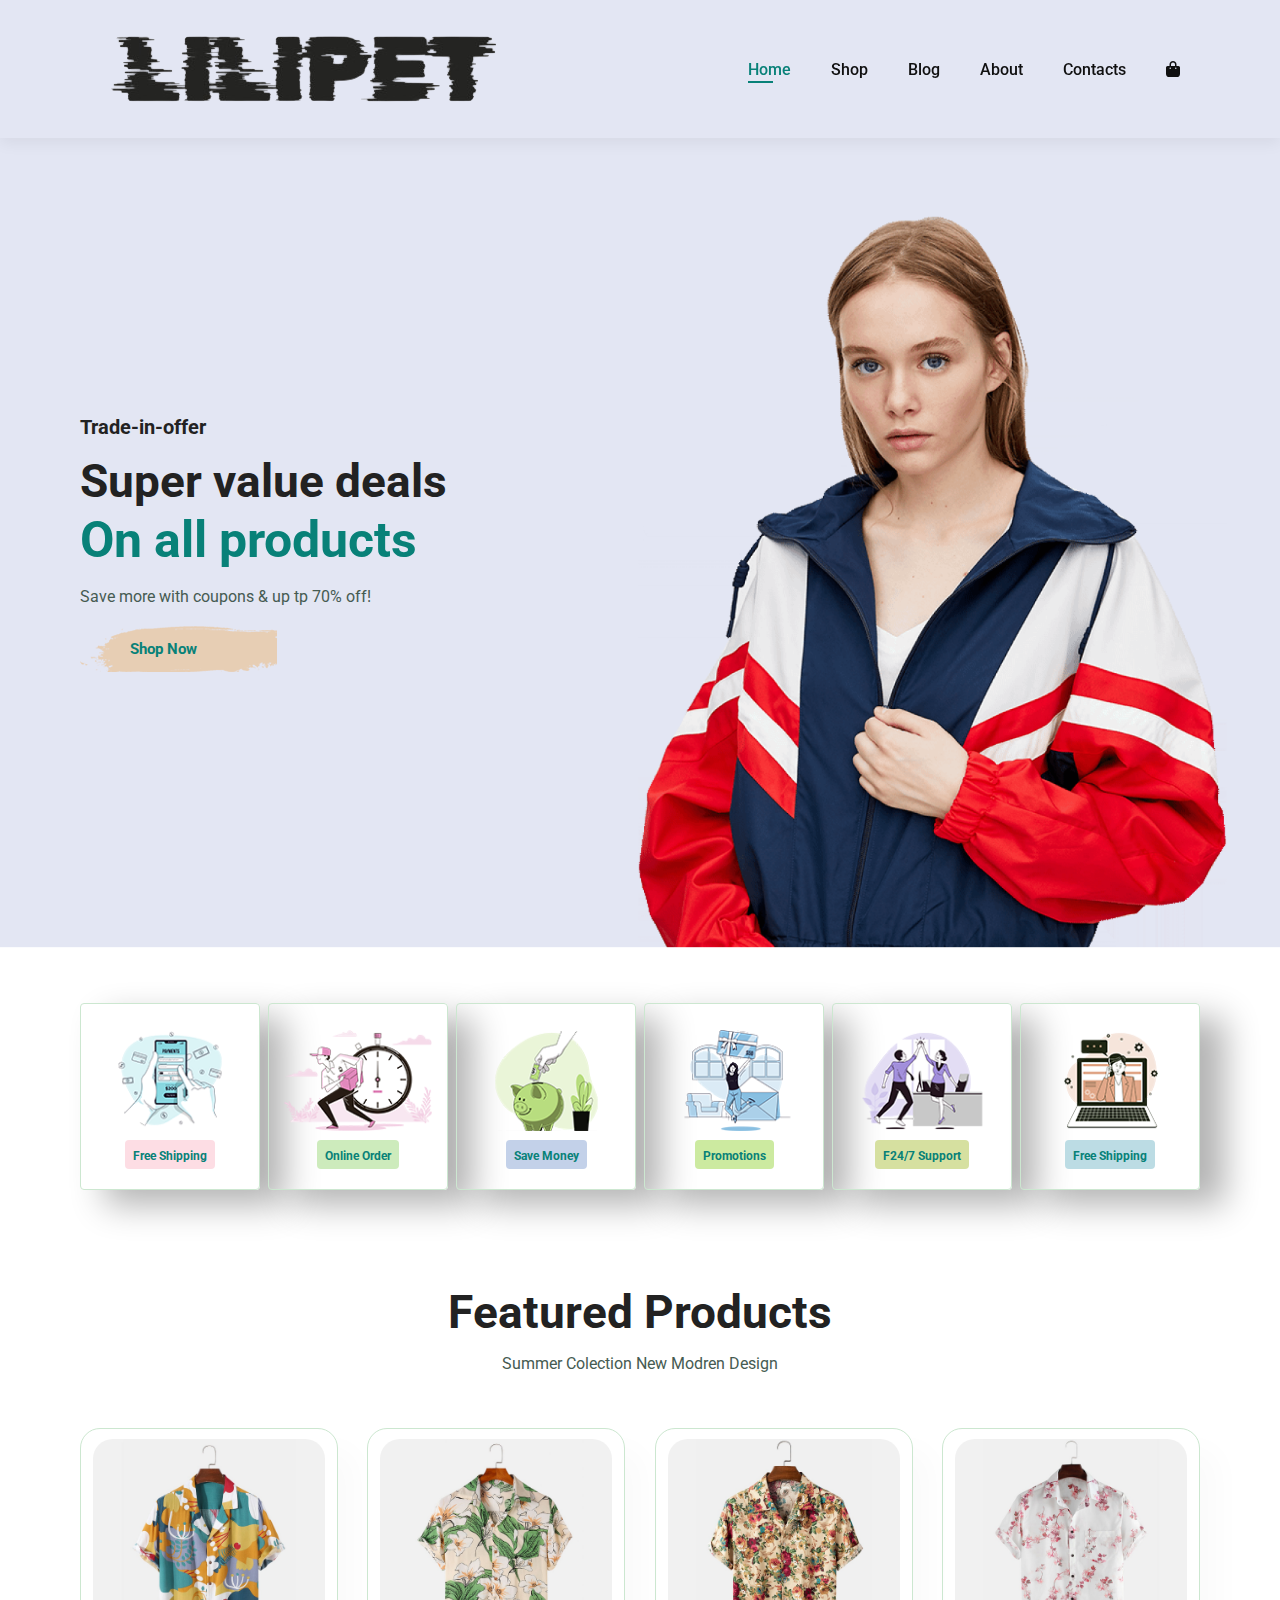
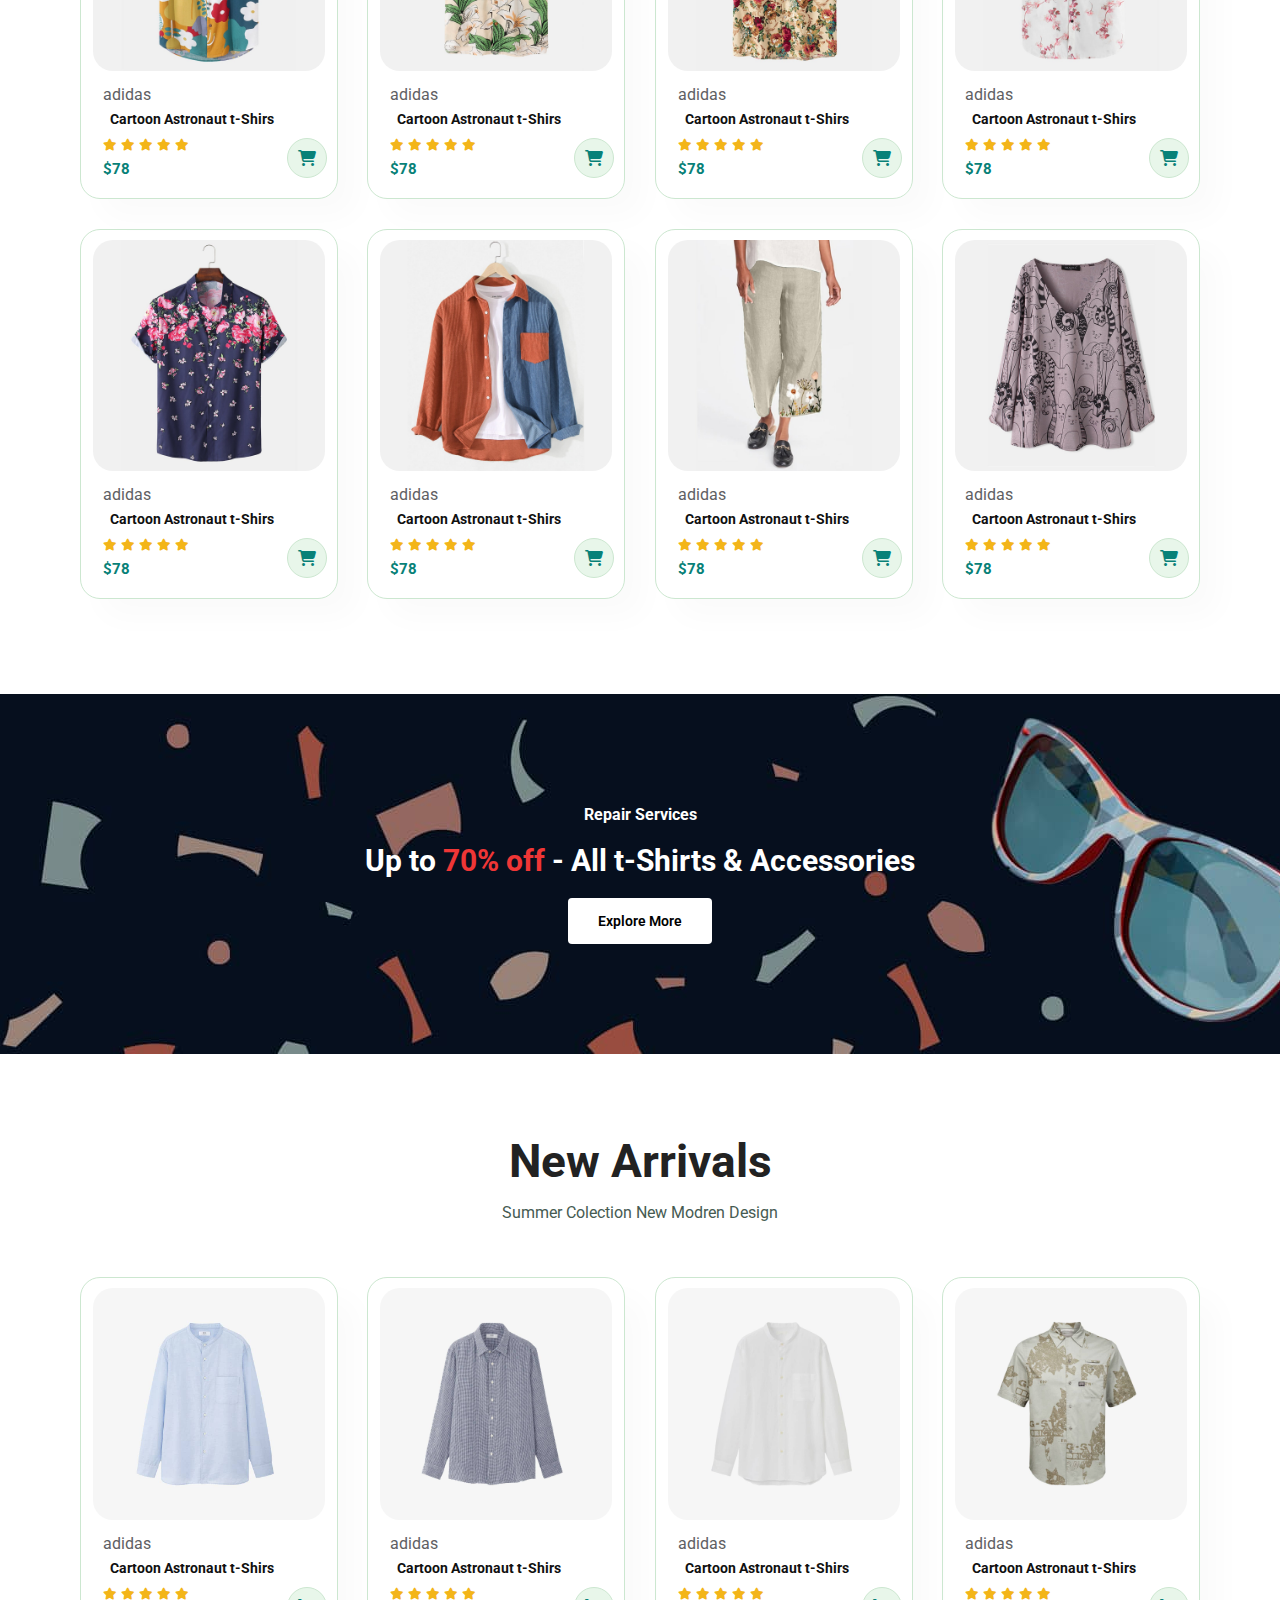
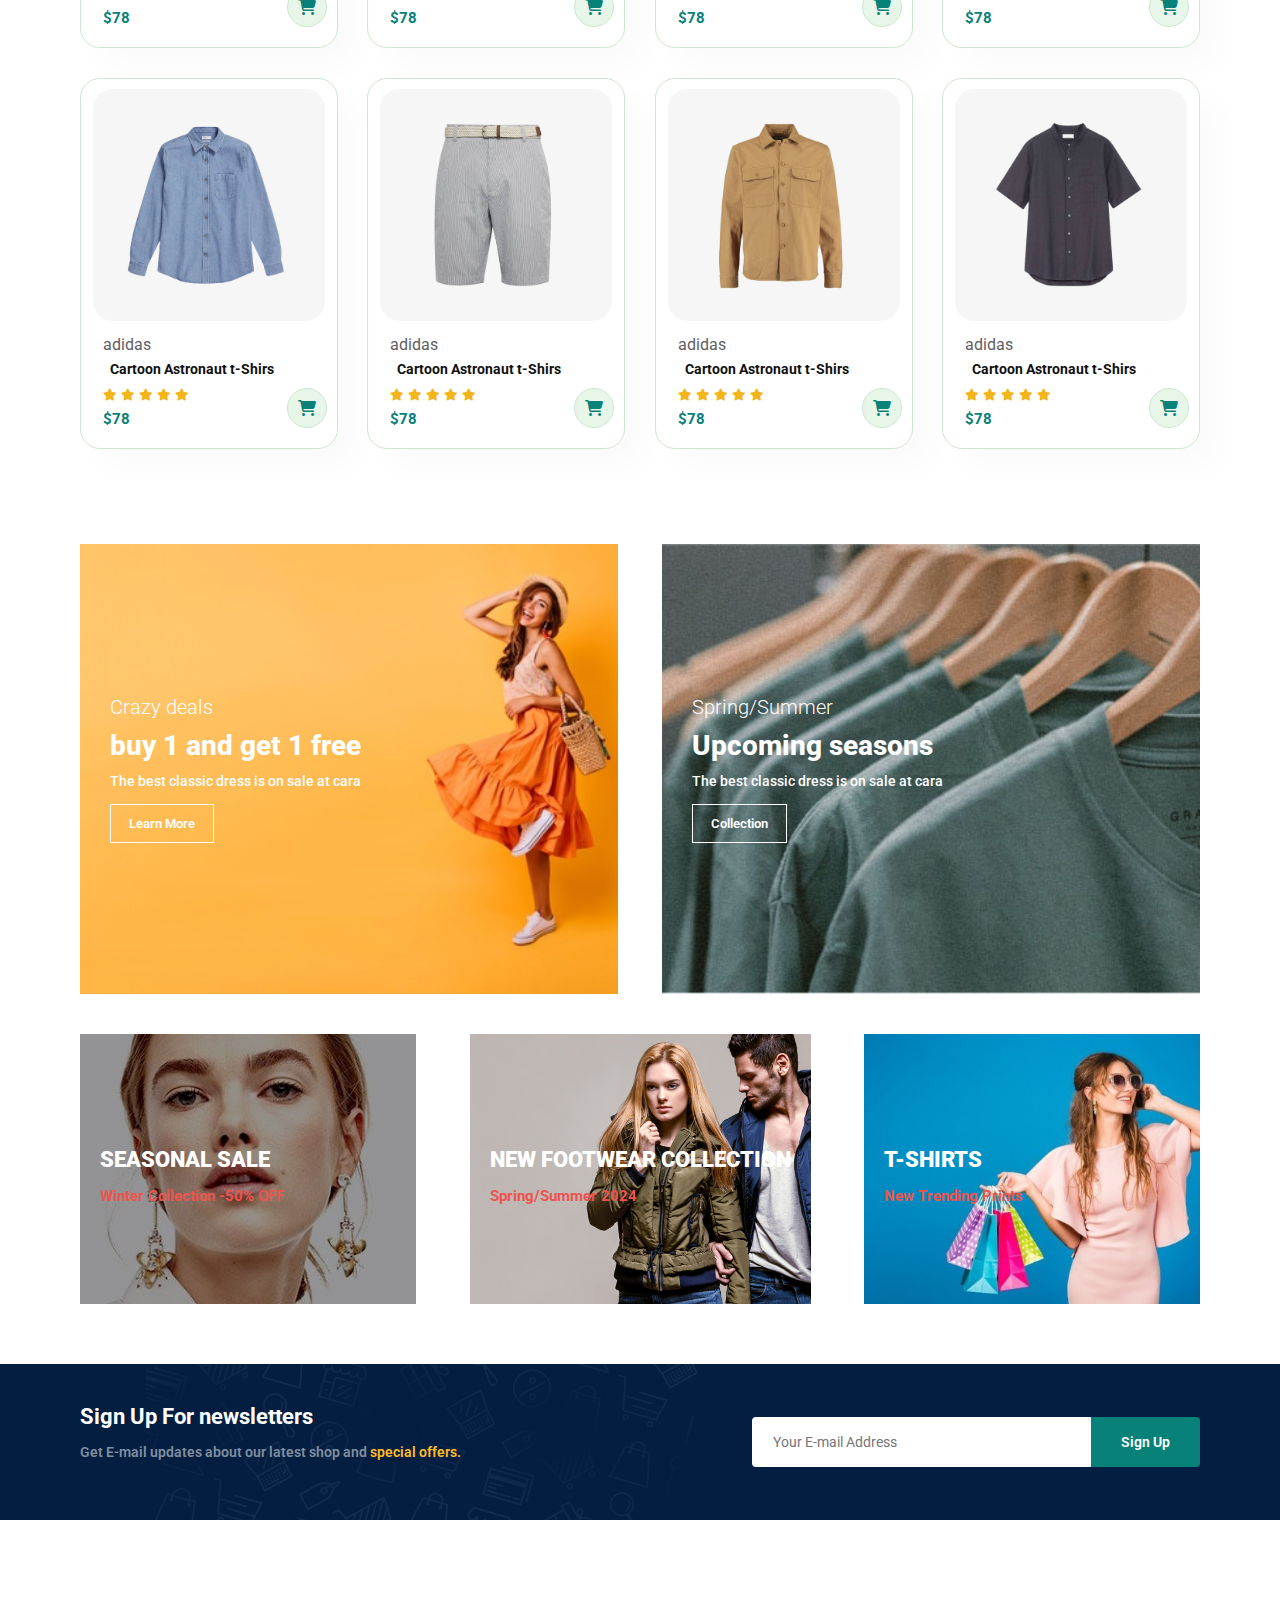
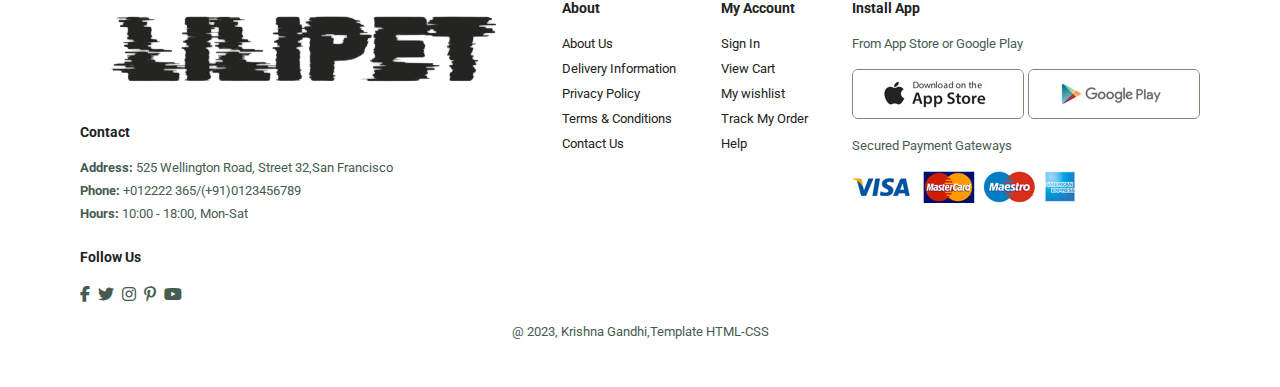
<file: index.html>
<!DOCTYPE html>
<html lang="en">
  <head>
    <meta charset="UTF-8" />
    <meta name="viewport" content="width=device-width, initial-scale=1.0">
    <title>Lilipet</title>
    <link
      rel="stylesheet"
      href="https://cdnjs.cloudflare.com/ajax/libs/font-awesome/6.6.0/css/all.min.css"
    />
    <link rel="preconnect" href="https://fonts.googleapis.com">
    <link rel="preconnect" href="https://fonts.gstatic.com" crossorigin>
    <link href="https://fonts.googleapis.com/css2?family=Roboto:ital,wght@0,100;0,300;0,400;0,500;0,700;0,900;1,100;1,300;1,400;1,500;1,700;1,900&display=swap" rel="stylesheet">
    <link rel="stylesheet" href="style.css" />
  </head>
  <body>
    <section id="header">
      <a href="#"><img src="LIlipett.png" class="logo" alt="" /></a>
      <div>
        <ul id="navbar">
          <li><a class="active" href="index.html">Home</a></li>
          <li><a href="shop.html">Shop</a></li>
          <li><a href="blog.html">Blog</a></li>
          <li><a href="about.html">About</a></li>
          <li><a href="contact.html">Contacts</a></li>
          <li id="lg-bag"><a href="cart.html"><i class="fas fa-shopping-bag"></i></a>
          </li>
          <a href="#" id="close"><i class="fas fa-times"></i></a>
        </ul>
      </div>
      <div id="mobile"> 
        
        <i><a href="cart.html"><i class="fas fa-shopping-bag"></i></a></i>
        <i id="bar" class="fas fa-outdent"></i>
      </div>
    </section>

    <section id="hero">
      <h4>Trade-in-offer</h4>
      <h2>Super value deals</h2>
      <h1>On all products</h1>
      <p>Save more with coupons & up tp 70% off!</p>
      <button>Shop Now</button>
    </section>

    <section id="features" class="section-p1">
      <div class="fe-box">
        <img src="img/features/f1.png" alt="" />
        <h6>Free Shipping</h6>
      </div>

      <div class="fe-box">
        <img src="img/features/f2.png" alt="" />
        <h6>Online Order</h6>
      </div>

      <div class="fe-box">
        <img src="img/features/f3.png" alt="" />
        <h6>Save Money</h6>
      </div>

      <div class="fe-box">
        <img src="img/features/f4.png" alt="" />
        <h6>Promotions</h6>
      </div>

      <div class="fe-box">
        <img src="img/features/f5.png" alt="" />
        <h6>F24/7 Support</h6>
      </div>

      <div class="fe-box">
        <img src="img/features/f6.png" alt="" />
        <h6>Free Shipping</h6>
      </div>
    </section>

    <section id="product1" class="section-p1">
      <h2>Featured Products</h2>
      <p>Summer Colection New Modren Design</p>
      <div class="pro-container">
        <div class="pro" onclick="window.location.href='sproduct.html';">
          <img src="img/product/f1.jpg" alt="" />
          <div class="des">
            <span>adidas</span>
            <h5>Cartoon Astronaut t-Shirs</h5>
            <div class="star">
              <i class="fas fa-star"></i>
              <i class="fas fa-star"></i>
              <i class="fas fa-star"></i>
              <i class="fas fa-star"></i>
              <i class="fas fa-star"></i>
            </div>
            <h4>$78</h4>
          </div>
          <a href="#"><i class="fa-solid fa-shopping-cart cart"></i></a>
        </div>

        <div class="pro" onclick="window.location.href='sproduct.html';">
          <img src="img/product/f2.jpg" alt="" />
          <div class="des">
            <span>adidas</span>
            <h5>Cartoon Astronaut t-Shirs</h5>
            <div class="star">
              <i class="fas fa-star"></i>
              <i class="fas fa-star"></i>
              <i class="fas fa-star"></i>
              <i class="fas fa-star"></i>
              <i class="fas fa-star"></i>
            </div>
            <h4>$78</h4>
          </div>
          <a href="#"><i class="fa-solid fa-shopping-cart cart"></i></a>
        </div>

        <div class="pro" onclick="window.location.href='sproduct.html';">
          <img src="img/product/f3.jpg" alt="" />
          <div class="des">
            <span>adidas</span>
            <h5>Cartoon Astronaut t-Shirs</h5>
            <div class="star">
              <i class="fas fa-star"></i>
              <i class="fas fa-star"></i>
              <i class="fas fa-star"></i>
              <i class="fas fa-star"></i>
              <i class="fas fa-star"></i>
            </div>
            <h4>$78</h4>
          </div>
          <a href="#"><i class="fa-solid fa-shopping-cart cart"></i></a>
        </div>

        <div class="pro" onclick="window.location.href='sproduct.html';">
          <img src="img/product/f4.jpg" alt="" />
          <div class="des">
            <span>adidas</span>
            <h5>Cartoon Astronaut t-Shirs</h5>
            <div class="star">
              <i class="fas fa-star"></i>
              <i class="fas fa-star"></i>
              <i class="fas fa-star"></i>
              <i class="fas fa-star"></i>
              <i class="fas fa-star"></i>
            </div>
            <h4>$78</h4>
          </div>
          <a href="#"><i class="fa-solid fa-shopping-cart cart"></i></a>
        </div>

        <div class="pro" onclick="window.location.href='s1product.html';">
          <img src="img/product/f5.jpg" alt="" />
          <div class="des">
            <span>adidas</span>
            <h5>Cartoon Astronaut t-Shirs</h5>
            <div class="star">
              <i class="fas fa-star"></i>
              <i class="fas fa-star"></i>
              <i class="fas fa-star"></i>
              <i class="fas fa-star"></i>
              <i class="fas fa-star"></i>
            </div>
            <h4>$78</h4>
          </div>
          <a href="#"><i class="fa-solid fa-shopping-cart cart"></i></a>
        </div>

        <div class="pro" onclick="window.location.href='s1product.html';">
          <img src="img/product/f6.jpg" alt="" />
          <div class="des">
            <span>adidas</span>
            <h5>Cartoon Astronaut t-Shirs</h5>
            <div class="star">
              <i class="fas fa-star"></i>
              <i class="fas fa-star"></i>
              <i class="fas fa-star"></i>
              <i class="fas fa-star"></i>
              <i class="fas fa-star"></i>
            </div>
            <h4>$78</h4>
          </div>
          <a href="#"><i class="fa-solid fa-shopping-cart cart"></i></a>
        </div>

        <div class="pro" onclick="window.location.href='s1product.html';">
          <img src="img/product/f7.jpg" alt="" />
          <div class="des">
            <span>adidas</span>
            <h5>Cartoon Astronaut t-Shirs</h5>
            <div class="star">
              <i class="fas fa-star"></i>
              <i class="fas fa-star"></i>
              <i class="fas fa-star"></i>
              <i class="fas fa-star"></i>
              <i class="fas fa-star"></i>
            </div>
            <h4>$78</h4>
          </div>
          <a href="#"><i class="fa-solid fa-shopping-cart cart"></i></a>
        </div>

        <div class="pro"onclick="window.location.href='s1product.html';">
          <img src="img/product/f8.jpg" alt="" />
          <div class="des">
            <span>adidas</span>
            <h5>Cartoon Astronaut t-Shirs</h5>
            <div class="star">
              <i class="fas fa-star"></i>
              <i class="fas fa-star"></i>
              <i class="fas fa-star"></i>
              <i class="fas fa-star"></i>
              <i class="fas fa-star"></i>
            </div>
            <h4>$78</h4>
          </div>
          <a href="#"><i class="fa-solid fa-shopping-cart cart"></i></a>
        </div>
      </div>
    </section>

    <section id="bannner" class="section-m1">
      <div >
        <h4>Repair Services</h4>
        <h2>Up to <span>70% off </span>- All t-Shirts & Accessories</h2>
        <button class="normal">Explore More</button>
      </div>
    </section>

    <section id="product1" class="section-p1">
      <h2>New Arrivals</h2>
      <p>Summer Colection New Modren Design</p>
      <div class="pro-container">
        <div class="pro"onclick="window.location.href='s2product.html';">
          <img src="img/product/n1.jpg" alt="" />
          <div class="des">
            <span>adidas</span>
            <h5>Cartoon Astronaut t-Shirs</h5>
            <div class="star">
              <i class="fas fa-star"></i>
              <i class="fas fa-star"></i>
              <i class="fas fa-star"></i>
              <i class="fas fa-star"></i>
              <i class="fas fa-star"></i>
            </div>
            <h4>$78</h4>
          </div>
          <a href="#"><i class="fa-solid fa-shopping-cart cart"></i></a>
        </div>

        <div class="pro"onclick="window.location.href='s2product.html';">
          <img src="img/product/n2.jpg" alt="" />
          <div class="des">
            <span>adidas</span>
            <h5>Cartoon Astronaut t-Shirs</h5>
            <div class="star">
              <i class="fas fa-star"></i>
              <i class="fas fa-star"></i>
              <i class="fas fa-star"></i>
              <i class="fas fa-star"></i>
              <i class="fas fa-star"></i>
            </div>
            <h4>$78</h4>
          </div>
          <a href="#"><i class="fa-solid fa-shopping-cart cart"></i></a>
        </div>

        <div class="pro" onclick="window.location.href='s2product.html';">
          <img src="img/product/n3.jpg" alt="" />
          <div class="des">
            <span>adidas</span>
            <h5>Cartoon Astronaut t-Shirs</h5>
            <div class="star">
              <i class="fas fa-star"></i>
              <i class="fas fa-star"></i>
              <i class="fas fa-star"></i>
              <i class="fas fa-star"></i>
              <i class="fas fa-star"></i>
            </div>
            <h4>$78</h4>
          </div>
          <a href="#"><i class="fa-solid fa-shopping-cart cart"></i></a>
        </div>

        <div class="pro" onclick="window.location.href='s2product.html';">
          <img src="img/product/n4.jpg" alt="" />
          <div class="des">
            <span>adidas</span>
            <h5>Cartoon Astronaut t-Shirs</h5>
            <div class="star">
              <i class="fas fa-star"></i>
              <i class="fas fa-star"></i>
              <i class="fas fa-star"></i>
              <i class="fas fa-star"></i>
              <i class="fas fa-star"></i>
            </div>
            <h4>$78</h4>
          </div>
          <a href="#"><i class="fa-solid fa-shopping-cart cart"></i></a>
        </div>

        <div class="pro" onclick="window.location.href='s3product.html';">
          <img src="img/product/n5.jpg" alt="" />
          <div class="des">
            <span>adidas</span>
            <h5>Cartoon Astronaut t-Shirs</h5>
            <div class="star">
              <i class="fas fa-star"></i>
              <i class="fas fa-star"></i>
              <i class="fas fa-star"></i>
              <i class="fas fa-star"></i>
              <i class="fas fa-star"></i>
            </div>
            <h4>$78</h4>
          </div>
          <a href="#"><i class="fa-solid fa-shopping-cart cart"></i></a>
        </div>

        <div class="pro" onclick="window.location.href='s3product.html';">
          <img src="img/product/n6.jpg" alt="" />
          <div class="des">
            <span>adidas</span>
            <h5>Cartoon Astronaut t-Shirs</h5>
            <div class="star">
              <i class="fas fa-star"></i>
              <i class="fas fa-star"></i>
              <i class="fas fa-star"></i>
              <i class="fas fa-star"></i>
              <i class="fas fa-star"></i>
            </div>
            <h4>$78</h4>
          </div>
          <a href="#"><i class="fa-solid fa-shopping-cart cart"></i></a>
        </div>

        <div class="pro" onclick="window.location.href='s3product.html';">
          <img src="img/product/n7.jpg" alt="" />
          <div class="des">
            <span>adidas</span>
            <h5>Cartoon Astronaut t-Shirs</h5>
            <div class="star">
              <i class="fas fa-star"></i>
              <i class="fas fa-star"></i>
              <i class="fas fa-star"></i>
              <i class="fas fa-star"></i>
              <i class="fas fa-star"></i>
            </div>
            <h4>$78</h4>
          </div>
          <a href="#"><i class="fa-solid fa-shopping-cart cart"></i></a>
        </div>

        <div class="pro" onclick="window.location.href='s3product.html';">
          <img src="img/product/n8.jpg" alt="" />
          <div class="des">
            <span>adidas</span>
            <h5>Cartoon Astronaut t-Shirs</h5>
            <div class="star">
              <i class="fas fa-star"></i>
              <i class="fas fa-star"></i>
              <i class="fas fa-star"></i>
              <i class="fas fa-star"></i>
              <i class="fas fa-star"></i>
            </div>
            <h4>$78</h4>
          </div>
          <a href="#"><i class="fa-solid fa-shopping-cart cart"></i></a>
        </div>
      </div>
    </section>

    <section id="sm-banner" class="section-p1">
      <div class="banner-box">
        <h4>Crazy deals</h4>
        <h2>buy 1 and get 1 free</h2>
        <span>The best classic dress is on sale at cara</span>
        <button class="white">Learn More</button>
      </div>

      <div class="banner-box banner-box2">
        <h4>Spring/Summer</h4>
        <h2>Upcoming seasons</h2>
        <span>The best classic dress is on sale at cara</span>
        <button class="white">Collection</button>
      </div>
    </section>

    <section id="banner3">
      <div class="banner-box">
        <h2>SEASONAL SALE</h2>
        <h3>Winter Collection -50% OFF</h3>
      </div>
      <div class="banner-box banner-box2">
        <h2>NEW FOOTWEAR COLLECTION</h2>
        <h3>Spring/Summer 2024</h3>
      </div>
      <div class="banner-box banner-box3">
        <h2>T-SHIRTS</h2>
        <h3>New Trending Prints</h3>
      </div>
    </section>

    <section id="newsletter" class="section-p1 section-m1">
      <div class="newstext">
        <h4>Sign Up For newsletters</h4>
        <p>Get E-mail updates about our latest shop and <span>special offers.</span></p>
      </div>
      <div class="form">
        <input type="text" name="" id="" placeholder="Your E-mail Address">
        <button class="normal">Sign Up</button>
      </div>
    </section>

    <footer class="section-p1">
       <div class="col">
        <img class="logo" src="LIlipett.png" alt="">
        <h4>Contact</h4>
        <p><strong>Address:</strong> 525 Wellington Road, Street 32,San Francisco</p>
        <p><strong>Phone:</strong> +012222 365/(+91)0123456789</p>
        <p><strong>Hours:</strong> 10:00 - 18:00, Mon-Sat</p>
        <div class="follow">
          <h4>Follow Us</h4>
          <div class="icon">
            <i class="fab fa-facebook-f"></i>
            <i class="fab fa-twitter"></i>
            <i class="fab fa-instagram"></i>
            <i class="fab fa-pinterest-p"></i>
            <i class="fab fa-youtube"></i>
          </div>
        </div>
       </div>

       <div class="col">
        <h4>About</h4>
        <a href="#">About Us</a>
        <a href="#">Delivery Information</a>
        <a href="#">Privacy Policy</a>
        <a href="#">Terms & Conditions</a>
        <a href="#">Contact Us</a>
       </div>

       <div class="col">
        <h4>My Account</h4>
        <a href="#">Sign In</a>
        <a href="#">View Cart</a>
        <a href="#">My wishlist</a>
        <a href="#">Track My Order</a>
        <a href="#">Help</a>
       </div>

       <div class="col install">
        <h4>Install App</h4>
        <p>From App Store or Google Play</p>
        <div class="row">
          <img src="img/pay/app.jpg" alt="">
          <img src="img/pay/play.jpg" alt="">
        </div>
        <p>Secured Payment Gateways</p>
        <img src="img/pay/pay.png" alt="">
       </div>

       <div class="coprgt">
        <p>@ 2023, Krishna Gandhi,Template HTML-CSS</p>
       </div>
    </footer>

    <script src="script.js"></script>
  </body>
</html>
</file>
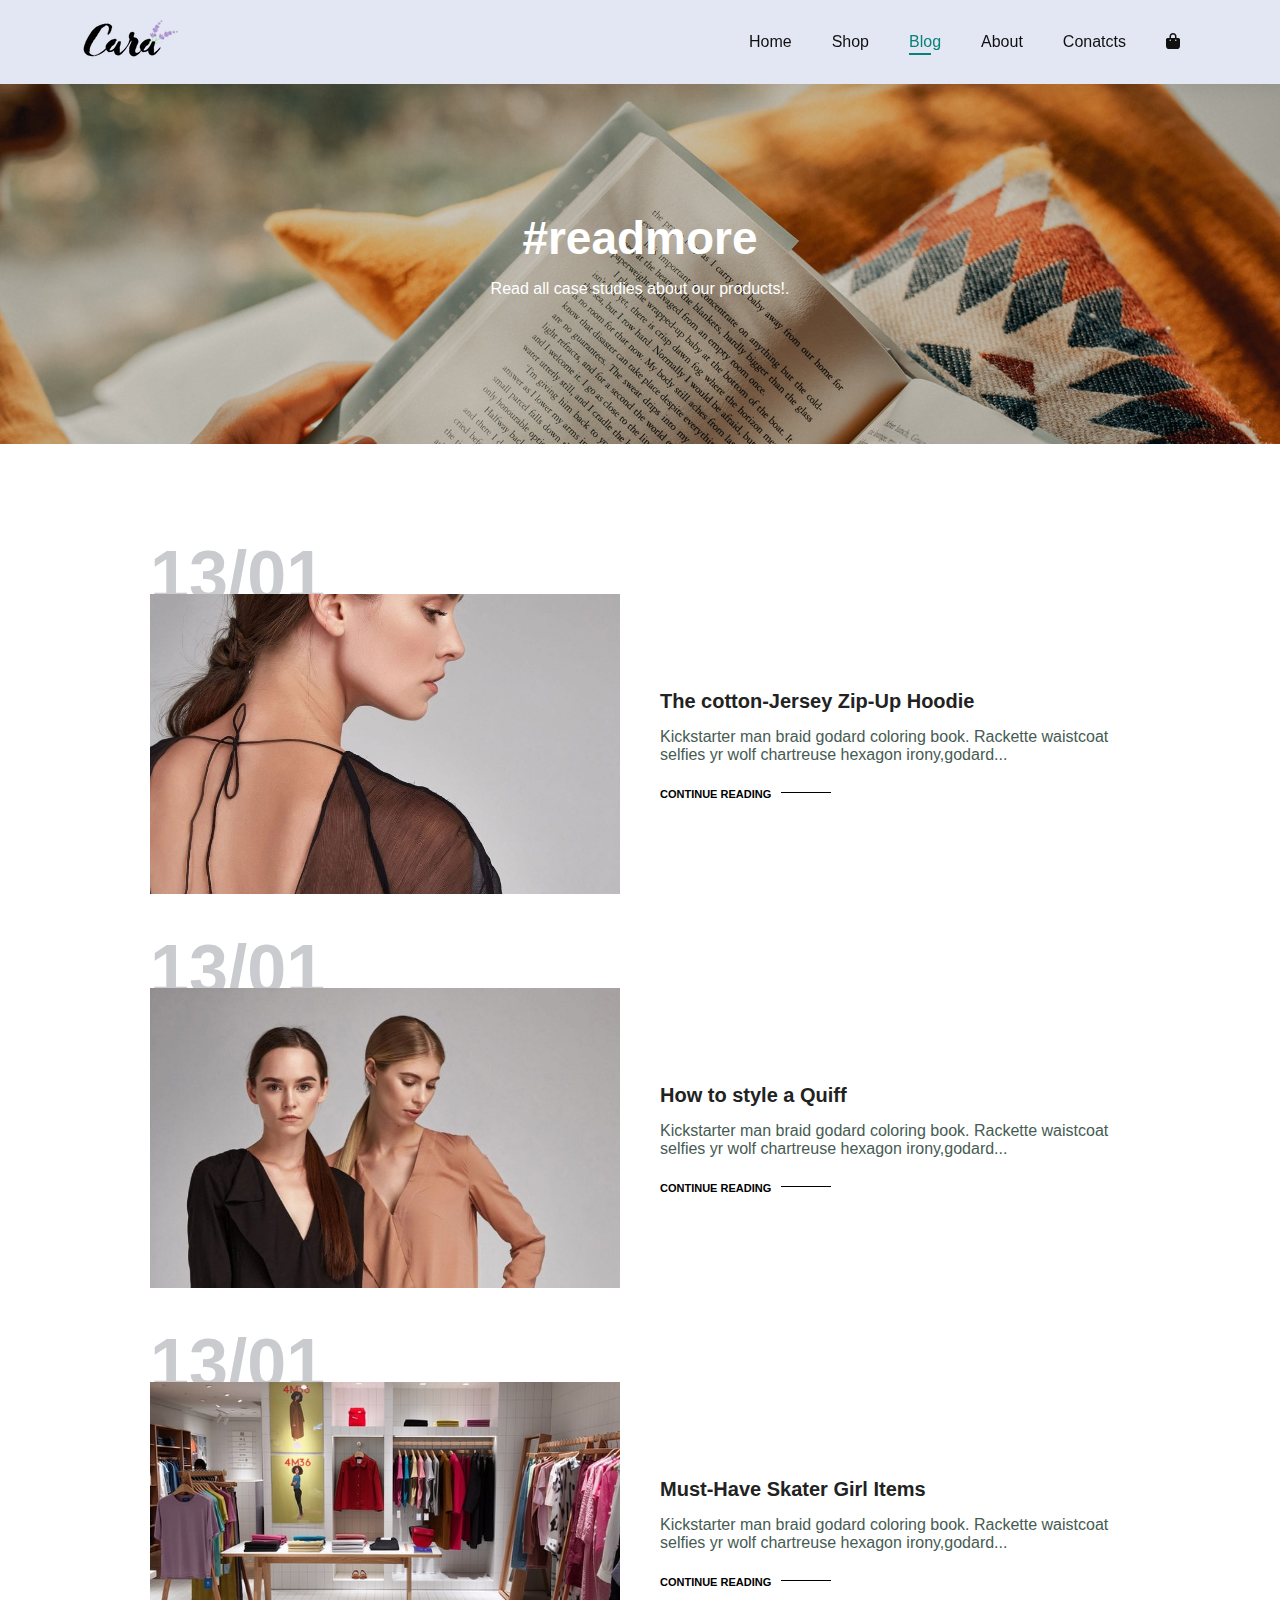
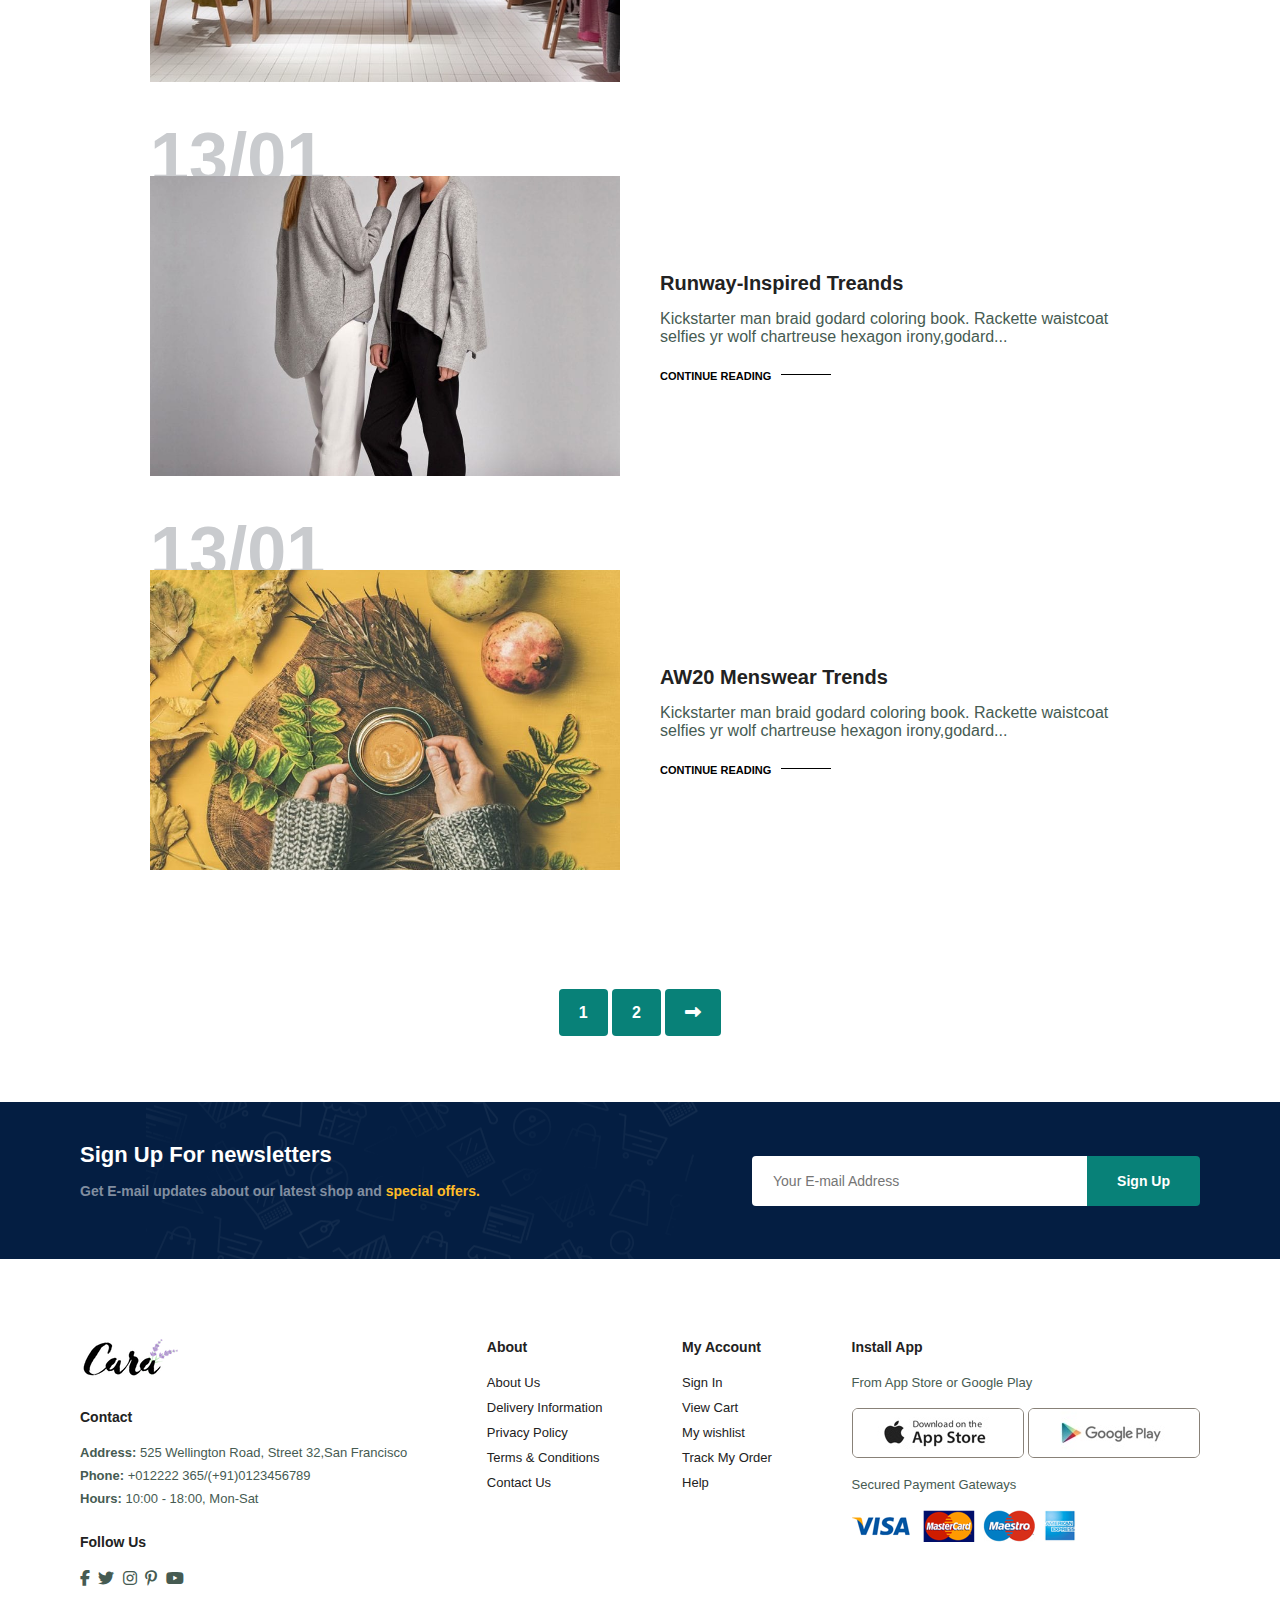
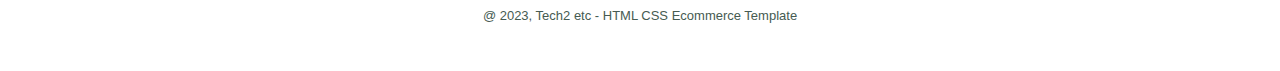
<file: blog.html>
<!DOCTYPE html>
<html lang="en">
  <head>
    <meta charset="UTF-8" />
    <meta name="viewport" content="width=\, initial-scale=1.0" />
    <title>blog</title>
    <link
      rel="stylesheet"
      href="https://cdnjs.cloudflare.com/ajax/libs/font-awesome/6.6.0/css/all.min.css"
    />
    <link rel="stylesheet" href="style.css" />
  </head>
  <body>
    <section id="header">
      <a href="#"><img src="img/logo.png" class="logo" alt="" /></a>

      <div>
        <ul id="navbar">
          <li><a href="index.html">Home</a></li>
          <li><a href="shop.html">Shop</a></li>
          <li><a class="active" href="blog.html">Blog</a></li>
          <li><a href="about.html">About</a></li>
          <li><a href="contact.html">Conatcts</a></li>
          <li id="lg-bag"><a href="cart.html"><i class="fas fa-shopping-bag"></i></a>
          </li>
          <a href="#" id="close"><i class="fas fa-times"></i></a>
        </ul>
      </div>
      <div id="mobile"> 
        
        <i><a href="cart.html"><i class="fas fa-shopping-bag"></i></a></i>
        <i id="bar" class="fas fa-outdent"></i>
      </div>
    </section>

    <section id="page-header" class="blog-header">
      <h2>#readmore</h2>
      <p>Read all case studies about our products!. </p>
    </section> 

    <section id="blog">
        <div class="blog-box">
            <div class="blog-img">
                <img src="img/blog/b1.jpg" alt="">
            </div>
            <div class="blog-details">
                <h4>The cotton-Jersey Zip-Up Hoodie</h4>
                <p>Kickstarter man braid godard coloring book. Rackette waistcoat selfies yr wolf chartreuse hexagon irony,godard...</p>
                <a href="#">CONTINUE READING</a>
            </div>
            <h1>13/01</h1>
        </div>
        <div class="blog-box">
            <div class="blog-img">
                <img src="img/blog/b2.jpg" alt="">
            </div>
            <div class="blog-details">
                <h4>How to style a Quiff</h4>
                <p>Kickstarter man braid godard coloring book. Rackette waistcoat selfies yr wolf chartreuse hexagon irony,godard...</p>
                <a href="#">CONTINUE READING</a>
            </div>
            <h1>13/01</h1>
        </div>
        <div class="blog-box">
            <div class="blog-img">
                <img src="img/blog/b3.jpg" alt="">
            </div>
            <div class="blog-details">
                <h4>Must-Have Skater Girl Items</h4>
                <p>Kickstarter man braid godard coloring book. Rackette waistcoat selfies yr wolf chartreuse hexagon irony,godard...</p>
                <a href="#">CONTINUE READING</a>
            </div>
            <h1>13/01</h1>
        </div>
        <div class="blog-box">
            <div class="blog-img">
                <img src="img/blog/b4.jpg" alt="">
            </div>
            <div class="blog-details">
                <h4>Runway-Inspired Treands</h4>
                <p>Kickstarter man braid godard coloring book. Rackette waistcoat selfies yr wolf chartreuse hexagon irony,godard...</p>
                <a href="#">CONTINUE READING</a>
            </div>
            <h1>13/01</h1>
        </div>
        <div class="blog-box">
            <div class="blog-img">
                <img src="img/blog/b6.jpg" alt="">
            </div>
            <div class="blog-details">
                <h4>AW20 Menswear Trends</h4>
                <p>Kickstarter man braid godard coloring book. Rackette waistcoat selfies yr wolf chartreuse hexagon irony,godard...</p>
                <a href="#">CONTINUE READING</a>
            </div>
            <h1>13/01</h1>
        </div>
    </section>

    <section id="pagination" class="section-p1">
        <a href="#">1</a>
        <a href="#">2</a>
        <a href="#"><i class="fas fa-long-arrow-alt-right"></i></a>

    </section>

    <section id="newsletter" class="section-p1 section-m1">
      <div class="newstext">
        <h4>Sign Up For newsletters</h4>
        <p>Get E-mail updates about our latest shop and <span>special offers.</span></p>
      </div>
      <div class="form">
        <input type="text" name="" id="" placeholder="Your E-mail Address">
        <button class="normal">Sign Up</button>
      </div>
    </section>

    <footer class="section-p1">
       <div class="col">
        <img class="logo" src="img/logo.png" alt="">
        <h4>Contact</h4>
        <p><strong>Address:</strong> 525 Wellington Road, Street 32,San Francisco</p>
        <p><strong>Phone:</strong> +012222 365/(+91)0123456789</p>
        <p><strong>Hours:</strong> 10:00 - 18:00, Mon-Sat</p>
        <div class="follow">
          <h4>Follow Us</h4>
          <div class="icon">
            <i class="fab fa-facebook-f"></i>
            <i class="fab fa-twitter"></i>
            <i class="fab fa-instagram"></i>
            <i class="fab fa-pinterest-p"></i>
            <i class="fab fa-youtube"></i>
          </div>
        </div>
       </div>

       <div class="col">
        <h4>About</h4>
        <a href="#">About Us</a>
        <a href="#">Delivery Information</a>
        <a href="#">Privacy Policy</a>
        <a href="#">Terms & Conditions</a>
        <a href="#">Contact Us</a>
       </div>

       <div class="col">
        <h4>My Account</h4>
        <a href="#">Sign In</a>
        <a href="#">View Cart</a>
        <a href="#">My wishlist</a>
        <a href="#">Track My Order</a>
        <a href="#">Help</a>
       </div>

       <div class="col install">
        <h4>Install App</h4>
        <p>From App Store or Google Play</p>
        <div class="row">
          <img src="img/pay/app.jpg" alt="">
          <img src="img/pay/play.jpg" alt="">
        </div>
        <p>Secured Payment Gateways</p>
        <img src="img/pay/pay.png" alt="">
       </div>

       <div class="coprgt">
        <p>@ 2023, Tech2 etc - HTML CSS Ecommerce Template</p>
       </div>
    </footer>

    <script src="script.js"></script>
  </body>
</html>
</file>
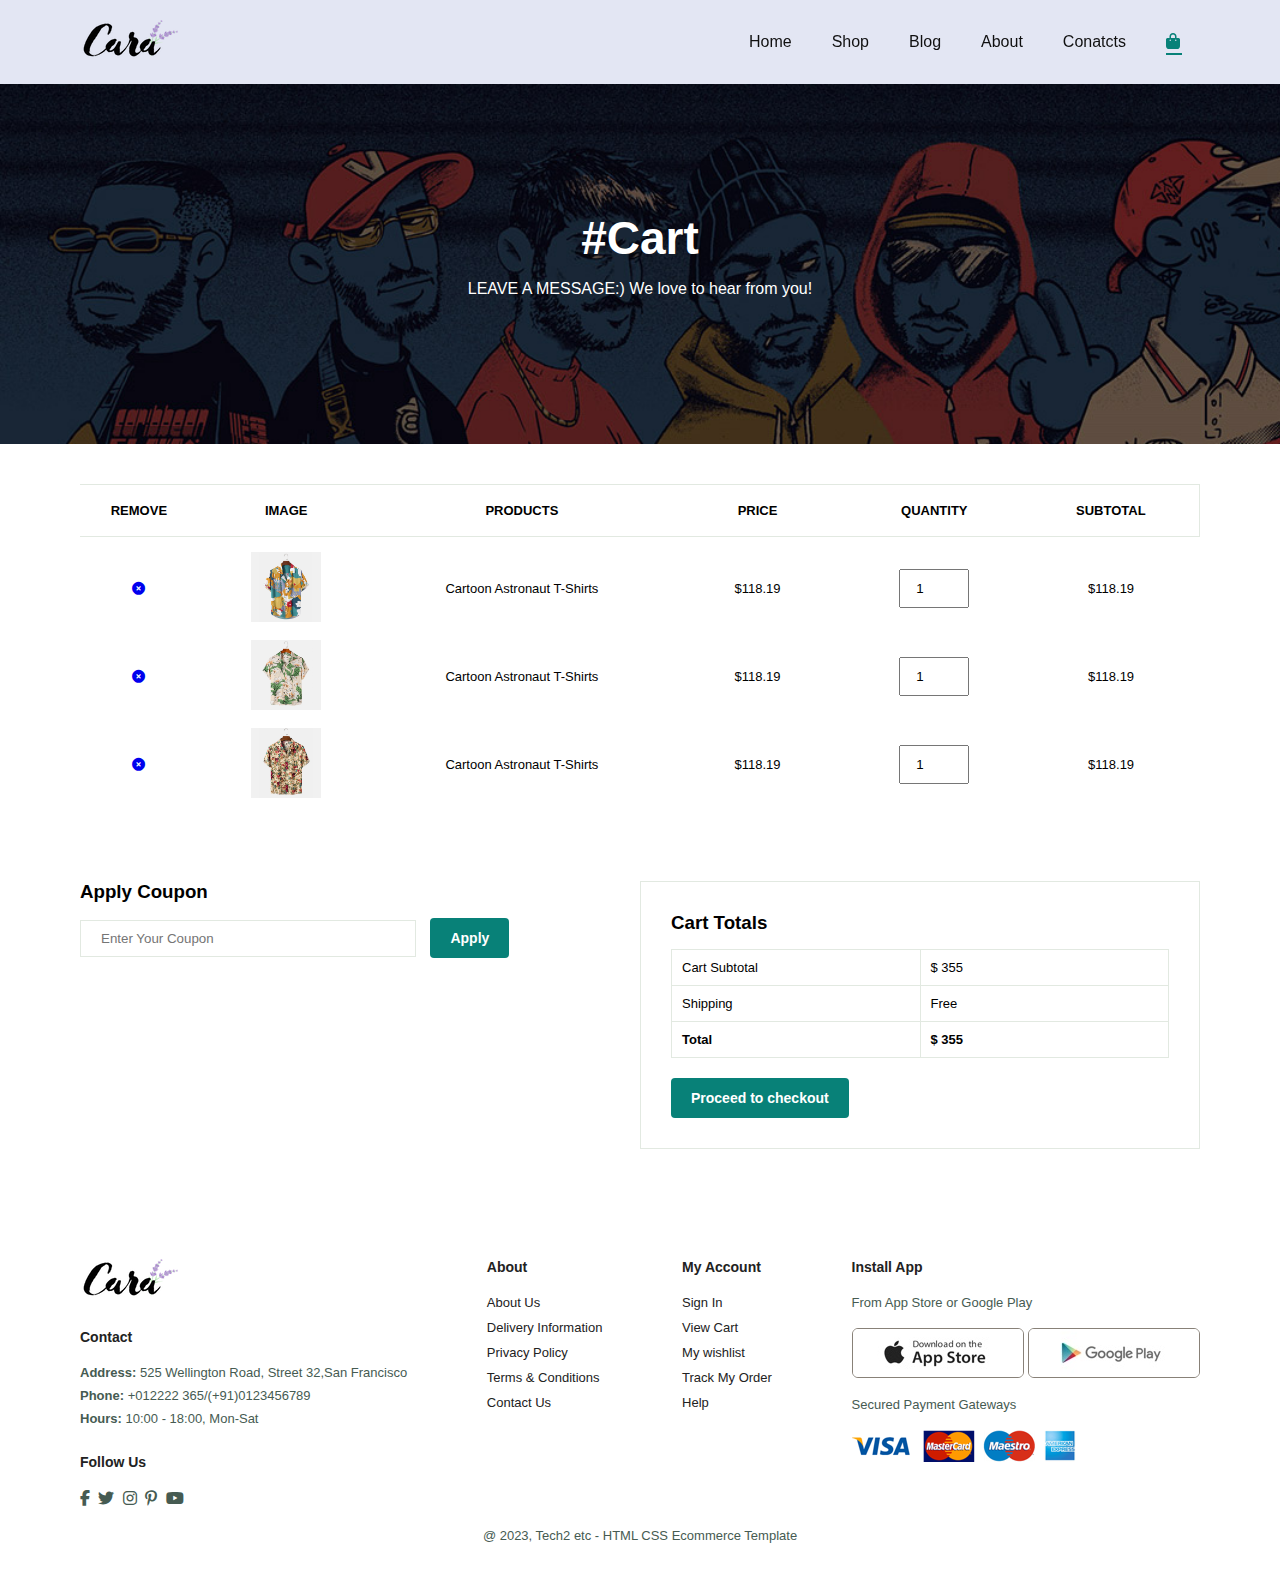
<file: cart.html>
<!DOCTYPE html>
<html lang="en">
  <head>
    <meta charset="UTF-8" />
    <meta name="viewport" content="width=\, initial-scale=1.0" />
    <title>cart</title>
    <link
      rel="stylesheet"
      href="https://cdnjs.cloudflare.com/ajax/libs/font-awesome/6.6.0/css/all.min.css"
    />
    <link rel="stylesheet" href="style.css" />
  </head>
  <body>
    <section id="header">
      <a href="#"><img src="img/logo.png" class="logo" alt="" /></a>

      <div>
        <ul id="navbar">
          <li><a href="index.html">Home</a></li>
          <li><a href="shop.html">Shop</a></li>
          <li><a href="blog.html">Blog</a></li>
          <li><a href="about.html">About</a></li>
          <li><a href="contact.html">Conatcts</a></li>
          <li id="lg-bag">
            <a class="active" href="cart.html"
              ><i class="fas fa-shopping-bag"></i
            ></a>
          </li>
          <a href="#" id="close"><i class="fas fa-times"></i></a>
        </ul>
      </div>
      <div id="mobile">
        <i
          ><a href="cart.html"><i class="fas fa-shopping-bag"></i></a
        ></i>
        <i id="bar" class="fas fa-outdent"></i>
      </div>
    </section>

    <section id="page-header" class="contact-header">
      <h2>#Cart</h2>
      <p>LEAVE A MESSAGE:) We love to hear from you!</p>
    </section>

    <section id="cart" class="section-p1">
      <table>
        <thead>
          <tr>
            <td>Remove</td>
            <td>Image</td>
            <td>Products</td>
            <td>Price</td>
            <td>Quantity</td>
            <td>Subtotal</td>
          </tr>
        </thead>
        <tbody>
          <tr>
            <td>
              <a href="#"><i class="fas fa-times-circle"></i></a>
            </td>
            <td><img src="img/product/f1.jpg" alt="" /></td>
            <td>Cartoon Astronaut T-Shirts</td>
            <td>$118.19</td>
            <td><input type="number" value="1" /></td>
            <td>$118.19</td>
          </tr>
          <tr>
            <td>
              <a href="#"><i class="fas fa-times-circle"></i></a>
            </td>
            <td><img src="img/product/f2.jpg" alt="" /></td>
            <td>Cartoon Astronaut T-Shirts</td>
            <td>$118.19</td>
            <td><input type="number" value="1" /></td>
            <td>$118.19</td>
          </tr>
          <tr>
            <td>
              <a href="#"><i class="fas fa-times-circle"></i></a>
            </td>
            <td><img src="img/product/f3.jpg" alt="" /></td>
            <td>Cartoon Astronaut T-Shirts</td>
            <td>$118.19</td>
            <td><input type="number" value="1" /></td>
            <td>$118.19</td>
          </tr>
        </tbody>
      </table>
    </section>

    <section id="cart-add" class="section-p1">
      <div id="coupon">
        <h3>Apply Coupon</h3>
        <div>
          <input type="text" name="" id="" placeholder="Enter Your Coupon" />
          <button class="normal">Apply</button>
        </div>
      </div>

      <div id="subtotal">
        <h3>Cart Totals</h3>
        <table>
            <tr>
                <td>Cart Subtotal</td>
                <td>$ 355</td>
            </tr>
            <tr>
                <td>Shipping</td>
                <td>Free</td>
            </tr>
            <tr>
                <td><strong>Total</strong></td>
                <td><strong>$ 355</strong></td>
            </tr>
        </table>
        <button class="normal">Proceed to checkout</button>
      </div>
    </section>

    <footer class="section-p1">
      <div class="col">
        <img class="logo" src="img/logo.png" alt="" />
        <h4>Contact</h4>
        <p>
          <strong>Address:</strong> 525 Wellington Road, Street 32,San Francisco
        </p>
        <p><strong>Phone:</strong> +012222 365/(+91)0123456789</p>
        <p><strong>Hours:</strong> 10:00 - 18:00, Mon-Sat</p>
        <div class="follow">
          <h4>Follow Us</h4>
          <div class="icon">
            <i class="fab fa-facebook-f"></i>
            <i class="fab fa-twitter"></i>
            <i class="fab fa-instagram"></i>
            <i class="fab fa-pinterest-p"></i>
            <i class="fab fa-youtube"></i>
          </div>
        </div>
      </div>

      <div class="col">
        <h4>About</h4>
        <a href="#">About Us</a>
        <a href="#">Delivery Information</a>
        <a href="#">Privacy Policy</a>
        <a href="#">Terms & Conditions</a>
        <a href="#">Contact Us</a>
      </div>

      <div class="col">
        <h4>My Account</h4>
        <a href="#">Sign In</a>
        <a href="#">View Cart</a>
        <a href="#">My wishlist</a>
        <a href="#">Track My Order</a>
        <a href="#">Help</a>
      </div>

      <div class="col install">
        <h4>Install App</h4>
        <p>From App Store or Google Play</p>
        <div class="row">
          <img src="img/pay/app.jpg" alt="" />
          <img src="img/pay/play.jpg" alt="" />
        </div>
        <p>Secured Payment Gateways</p>
        <img src="img/pay/pay.png" alt="" />
      </div>

      <div class="coprgt">
        <p>@ 2023, Tech2 etc - HTML CSS Ecommerce Template</p>
      </div>
    </footer>

    <script src="script.js"></script>
  </body>
</html>
</file>
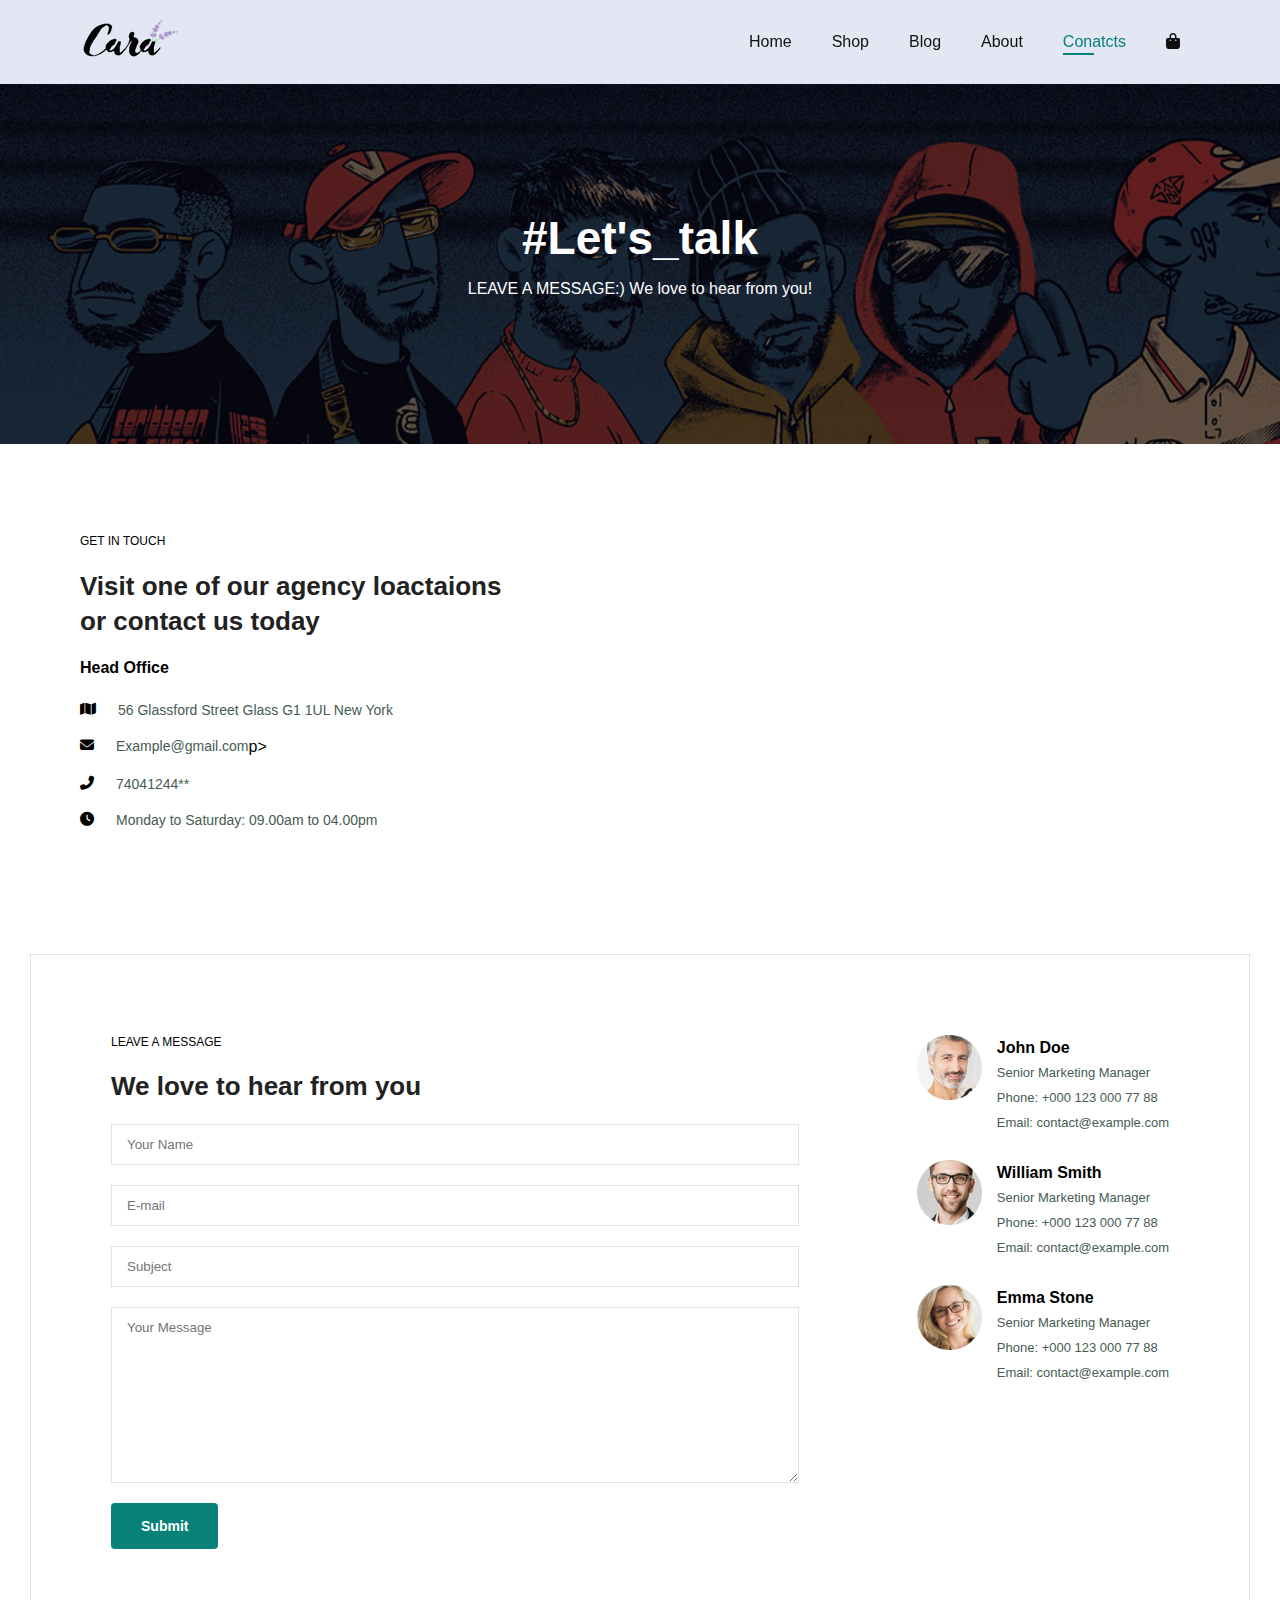
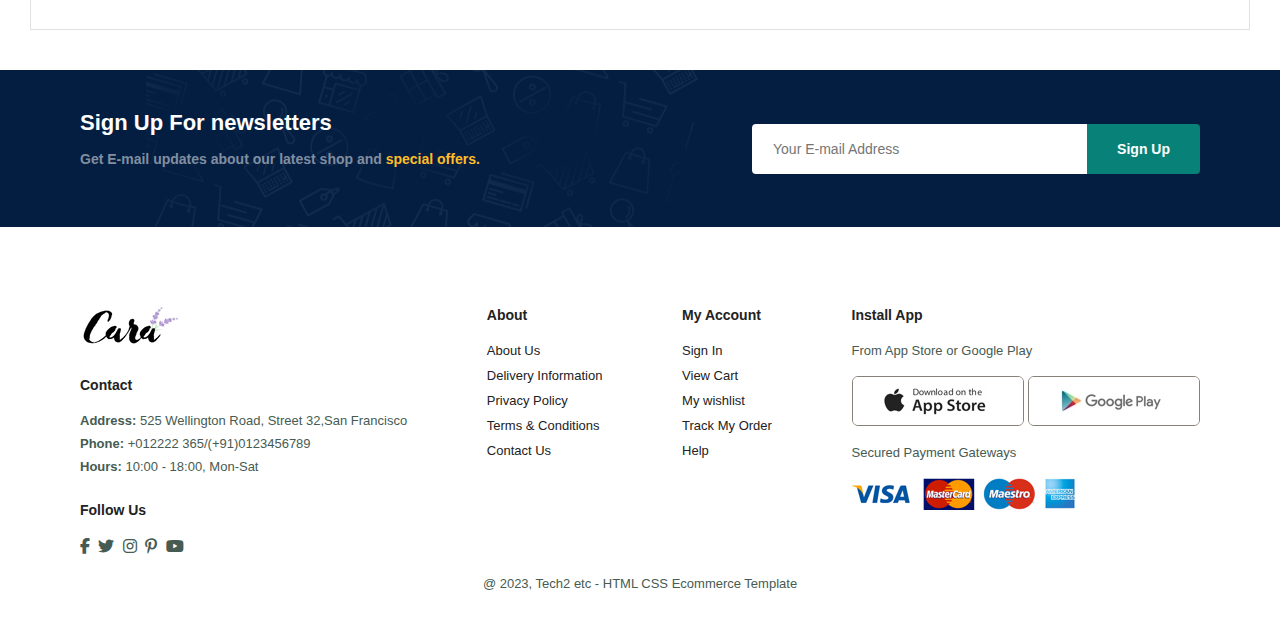
<file: contact.html>
<!DOCTYPE html>
<html lang="en">
  <head>
    <meta charset="UTF-8" />
    <meta name="viewport" content="width=\, initial-scale=1.0" />
    <title>contact</title>
    <link
      rel="stylesheet"
      href="https://cdnjs.cloudflare.com/ajax/libs/font-awesome/6.6.0/css/all.min.css"
    />
    <link rel="stylesheet" href="style.css" />
  </head>
  <body>
    <section id="header">
      <a href="#"><img src="img/logo.png" class="logo" alt="" /></a>

      <div>
        <ul id="navbar">
          <li><a href="index.html">Home</a></li>
          <li><a href="shop.html">Shop</a></li>
          <li><a href="blog.html">Blog</a></li>
          <li><a href="about.html">About</a></li>
          <li><a class="active" href="contact.html">Conatcts</a></li>
          <li id="lg-bag"><a href="cart.html"><i class="fas fa-shopping-bag"></i></a>
          </li>
          <a href="#" id="close"><i class="fas fa-times"></i></a>
        </ul>
      </div>
      <div id="mobile"> 
        
        <i><a href="cart.html"><i class="fas fa-shopping-bag"></i></a></i>
        <i id="bar" class="fas fa-outdent"></i>
      </div>
    </section>

    <section id="page-header" class="contact-header">
      <h2>#Let's_talk</h2>
      <p>LEAVE A MESSAGE:) We love to hear from you!</p>
    </section> 
    <section id="contact-head" class="section-p1">
        <div class="contact-details">
          <span>GET IN TOUCH</span>
            <h2>Visit one of our agency loactaions or contact us today</h2>
            <h3>Head Office</h3>
            <div>
              <li>
                <i class="fas fa-map"></i>
                <p>56 Glassford Street Glass G1 1UL New York</p>
              </li>
              <li>
                <i class="fas fa-envelope"></i>
                <p>Example@gmail.com</p>p>
              <li>
                <i class="fas fa-phone-alt"></i>
                <p>74041244**</p>
              </li>
              <li>
                <i class="fas fa-clock"></i>
                <p>Monday to Saturday: 09.00am to 04.00pm </p>
              </li>

            </div>
        </div>
        <div class="map">
          <iframe src="https://www.google.com/maps/embed?pb=!1m18!1m12!1m3!1d2469.687034842525!2d-1.2570928238564907!3d51.757046192435915!2m3!1f0!2f0!3f0!3m2!1i1024!2i768!4f13.1!3m3!1m2!1s0x4876c6a9ef8c485b%3A0xd2ff1883a001afed!2sUniversity%20of%20Oxford!5e0!3m2!1sen!2sin!4v1730283199212!5m2!1sen!2sin" width="600" height="450" style="border:0;" allowfullscreen="" loading="lazy" referrerpolicy="no-referrer-when-downgrade"></iframe>
        </div>
    </section>

    <section id="form-details">
      <form action="">
        <span>LEAVE A MESSAGE</span>
        <h2>We love to hear from you</h2>
        <input type="text" name="" id="" placeholder="Your Name">
        <input type="text" name="" id="" placeholder="E-mail">
        <input type="text" name="" id="" placeholder="Subject">
        <textarea name="" id="" cols="30" rows="10" placeholder="Your Message"></textarea>
        <button class="normal">Submit</button>
      </form>
      <div class="people">
        <div>
          <img src="img/people/1.png" alt="">
          <p><span>John Doe</span>Senior Marketing Manager <br> Phone: +000 123 000 77 88<br>
          Email: contact@example.com</p>
        </div>
        <div>
          <img src="img/people/2.png" alt="">
          <p><span>William Smith</span>Senior Marketing Manager <br> Phone: +000 123 000 77 88<br>
          Email: contact@example.com</p>
        </div>
        <div>
          <img src="img/people/3.png" alt="">
          <p><span>Emma Stone</span>Senior Marketing Manager <br> Phone: +000 123 000 77 88<br>
          Email: contact@example.com</p>
        </div>
      </div>
    </section>

      <section id="newsletter" class="section-p1 section-m1">
        <div class="newstext">
          <h4>Sign Up For newsletters</h4>
          <p>Get E-mail updates about our latest shop and <span>special offers.</span></p>
        </div>
        <div class="form">
          <input type="text" name="" id="" placeholder="Your E-mail Address">
          <button class="normal">Sign Up</button>
        </div>
      </section>

    <footer class="section-p1">
       <div class="col">
        <img class="logo" src="img/logo.png" alt="">
        <h4>Contact</h4>
        <p><strong>Address:</strong> 525 Wellington Road, Street 32,San Francisco</p>
        <p><strong>Phone:</strong> +012222 365/(+91)0123456789</p>
        <p><strong>Hours:</strong> 10:00 - 18:00, Mon-Sat</p>
        <div class="follow">
          <h4>Follow Us</h4>
          <div class="icon">
            <i class="fab fa-facebook-f"></i>
            <i class="fab fa-twitter"></i>
            <i class="fab fa-instagram"></i>
            <i class="fab fa-pinterest-p"></i>
            <i class="fab fa-youtube"></i>
          </div>
        </div>
       </div>

       <div class="col">
        <h4>About</h4>
        <a href="#">About Us</a>
        <a href="#">Delivery Information</a>
        <a href="#">Privacy Policy</a>
        <a href="#">Terms & Conditions</a>
        <a href="#">Contact Us</a>
       </div>

       <div class="col">
        <h4>My Account</h4>
        <a href="#">Sign In</a>
        <a href="#">View Cart</a>
        <a href="#">My wishlist</a>
        <a href="#">Track My Order</a>
        <a href="#">Help</a>
       </div>

       <div class="col install">
        <h4>Install App</h4>
        <p>From App Store or Google Play</p>
        <div class="row">
          <img src="img/pay/app.jpg" alt="">
          <img src="img/pay/play.jpg" alt="">
        </div>
        <p>Secured Payment Gateways</p>
        <img src="img/pay/pay.png" alt="">
       </div>

       <div class="coprgt">
        <p>@ 2023, Tech2 etc - HTML CSS Ecommerce Template</p>
       </div>
    </footer>

    <script src="script.js"></script>
  </body>
</html>
</file>
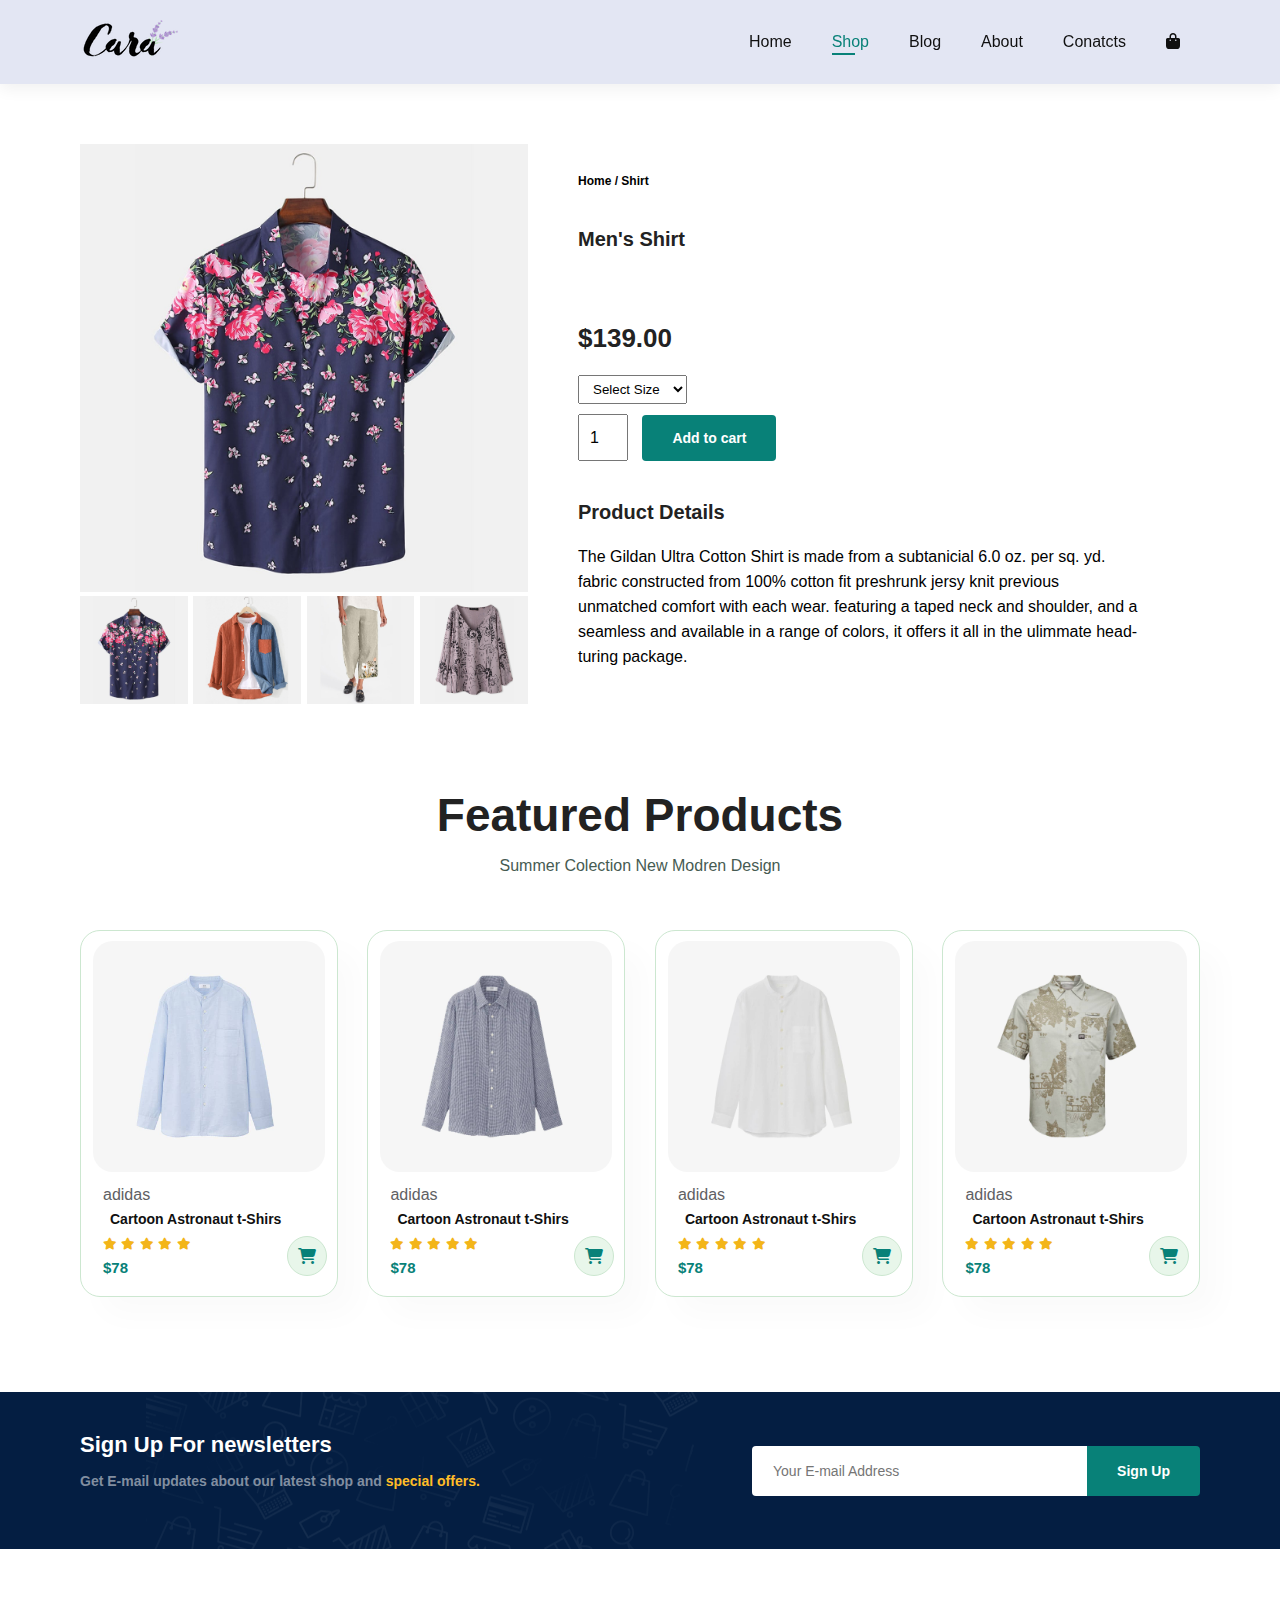
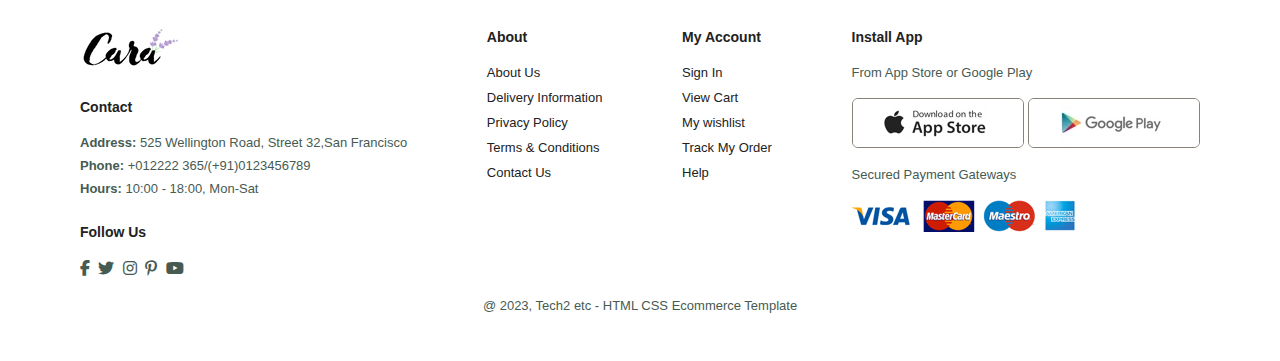
<file: s1Product.html>
<!DOCTYPE html>
<html lang="en">
  <head>
    <meta charset="UTF-8" />
    <meta name="viewport" content="width=\, initial-scale=1.0" />
    <title>Product</title>
    <link
      rel="stylesheet"
      href="https://cdnjs.cloudflare.com/ajax/libs/font-awesome/6.6.0/css/all.min.css"
    />
    <link rel="stylesheet" href="style.css" />
  </head>
  <body>
    <section id="header">
      <a href="#"><img src="img/logo.png" class="logo" alt="" /></a>

      <div>
        <ul id="navbar">
          <li><a href="index.html">Home</a></li>
          <li><a class="active"  href="shop.html">Shop</a></li>
          <li><a href="blog.html">Blog</a></li>
          <li><a href="about.html">About</a></li>
          <li><a href="contact.html">Conatcts</a></li>
          <li id="lg-bag"><a href="cart.html"><i class="fas fa-shopping-bag"></i></a>
          </li>
          <a href="#" id="close"><i class="fas fa-times"></i></a>
        </ul>
      </div>
      <div id="mobile"> 
        
        <i><a href="cart.html"><i class="fas fa-shopping-bag"></i></a></i>
        <i id="bar" class="fas fa-outdent"></i>
      </div>
    </section>
    <section id="prodetails" class="section-p1">
      <div class="single-pro-image">

        <img src="img/product/f5.jpg" width="100%" id="MainImg" alt="">

        <div class="small-img-group">
          <div class="small-img-col">
            <img src="img/product/f5.jpg" width="100%" class="small-img" alt="">
          </div>
          <div class="small-img-col">
            <img src="img/product/f6.jpg" width="100%" class="small-img" alt="">
          </div>
          <div class="small-img-col">
            <img src="img/product/f7.jpg" width="100%" class="small-img" alt="">
          </div>
          <div class="small-img-col">
            <img src="img/product/f8.jpg" width="100%" class="small-img" alt="">
          </div>
        </div>
      </div>
      <div class="single-pro-details">  
        <h6>Home / Shirt</h6>
        <h4>Men's Shirt</h4>
        <h2>$139.00</h2>
        <select name="" id="">
          <option value="">Select Size</option>
          <option value="">XL</option>
          <option value="">XXL</option>
          <option value="">Small</option>
          <option value="">Large</option>
          <option value="">Medium</option>
        </select>
        <input type="number" name="" id="" value="1">
        <button class="normal">Add to cart</button>
        <h4>Product Details</h4>
        <span>The Gildan Ultra Cotton Shirt is made from a subtanicial 6.0 oz. per sq. yd. fabric constructed from 100% cotton fit preshrunk jersy knit previous unmatched comfort with each wear. featuring a taped neck and shoulder, and a seamless and available in a range of colors, it offers it all in the ulimmate head-turing package.</span>
      </div>
    </section>
    <section id="product1" class="section-p1">
      <h2>Featured Products</h2>
      <p>Summer Colection New Modren Design</p>
      <div class="pro-container">
        <div class="pro">
          <img src="img/product/n1.jpg" alt="" />
          <div class="des">
            <span>adidas</span>
            <h5>Cartoon Astronaut t-Shirs</h5>
            <div class="star">
              <i class="fas fa-star"></i>
              <i class="fas fa-star"></i>
              <i class="fas fa-star"></i>
              <i class="fas fa-star"></i>
              <i class="fas fa-star"></i>
            </div>
            <h4>$78</h4>
          </div>
          <a href="#"><i class="fa-solid fa-shopping-cart cart"></i></a>
        </div>

        <div class="pro">
          <img src="img/product/n2.jpg" alt="" />
          <div class="des">
            <span>adidas</span>
            <h5>Cartoon Astronaut t-Shirs</h5>
            <div class="star">
              <i class="fas fa-star"></i>
              <i class="fas fa-star"></i>
              <i class="fas fa-star"></i>
              <i class="fas fa-star"></i>
              <i class="fas fa-star"></i>
            </div>
            <h4>$78</h4>
          </div>
          <a href="#"><i class="fa-solid fa-shopping-cart cart"></i></a>
        </div>

        <div class="pro">
          <img src="img/product/n3.jpg" alt="" />
          <div class="des">
            <span>adidas</span>
            <h5>Cartoon Astronaut t-Shirs</h5>
            <div class="star">
              <i class="fas fa-star"></i>
              <i class="fas fa-star"></i>
              <i class="fas fa-star"></i>
              <i class="fas fa-star"></i>
              <i class="fas fa-star"></i>
            </div>
            <h4>$78</h4>
          </div>
          <a href="#"><i class="fa-solid fa-shopping-cart cart"></i></a>
        </div>

        <div class="pro">
          <img src="img/product/n4.jpg" alt="" />
          <div class="des">
            <span>adidas</span>
            <h5>Cartoon Astronaut t-Shirs</h5>
            <div class="star">
              <i class="fas fa-star"></i>
              <i class="fas fa-star"></i>
              <i class="fas fa-star"></i>
              <i class="fas fa-star"></i>
              <i class="fas fa-star"></i>
            </div>
            <h4>$78</h4>
          </div>
          <a href="#"><i class="fa-solid fa-shopping-cart cart"></i></a>
        </div>

    </section>

    <section id="newsletter" class="section-p1 section-m1">
      <div class="newstext">
        <h4>Sign Up For newsletters</h4>
        <p>Get E-mail updates about our latest shop and <span>special offers.</span></p>
      </div>
      <div class="form">
        <input type="text" name="" id="" placeholder="Your E-mail Address">
        <button class="normal">Sign Up</button>
      </div>
    </section>

    <footer class="section-p1">
       <div class="col">
        <img class="logo" src="img/logo.png" alt="">
        <h4>Contact</h4>
        <p><strong>Address:</strong> 525 Wellington Road, Street 32,San Francisco</p>
        <p><strong>Phone:</strong> +012222 365/(+91)0123456789</p>
        <p><strong>Hours:</strong> 10:00 - 18:00, Mon-Sat</p>
        <div class="follow">
          <h4>Follow Us</h4>
          <div class="icon">
            <i class="fab fa-facebook-f"></i>
            <i class="fab fa-twitter"></i>
            <i class="fab fa-instagram"></i>
            <i class="fab fa-pinterest-p"></i>
            <i class="fab fa-youtube"></i>
          </div>
        </div>
       </div>

       <div class="col">
        <h4>About</h4>
        <a href="#">About Us</a>
        <a href="#">Delivery Information</a>
        <a href="#">Privacy Policy</a>
        <a href="#">Terms & Conditions</a>
        <a href="#">Contact Us</a>
       </div>

       <div class="col">
        <h4>My Account</h4>
        <a href="#">Sign In</a>
        <a href="#">View Cart</a>
        <a href="#">My wishlist</a>
        <a href="#">Track My Order</a>
        <a href="#">Help</a>
       </div>

       <div class="col install">
        <h4>Install App</h4>
        <p>From App Store or Google Play</p>
        <div class="row">
          <img src="img/pay/app.jpg" alt="">
          <img src="img/pay/play.jpg" alt="">
        </div>
        <p>Secured Payment Gateways</p>
        <img src="img/pay/pay.png" alt="">
       </div>

       <div class="coprgt">
        <p>@ 2023, Tech2 etc - HTML CSS Ecommerce Template</p>
       </div>
    </footer>
    <!-- <script>
      var MainImg = document.getElementById("MainImg");
      var smallimg = document.getElementsByClassName("small-img");

      smallimg[0].onclick = function(){
        MainImg.src = smallimg[0].src;
      }
      smallimg[1].onclick = function(){
        MainImg.src = smallimg[1].src;
      }
      smallimg[2].onclick = function(){
        MainImg.src = smallimg[2].src;
      }
      smallimg[3].onclick = function(){
        MainImg.src = smallimg[3].src;
      }
    </script> -->

    <script src="script.js"></script>
  </body>
</html>
</file>
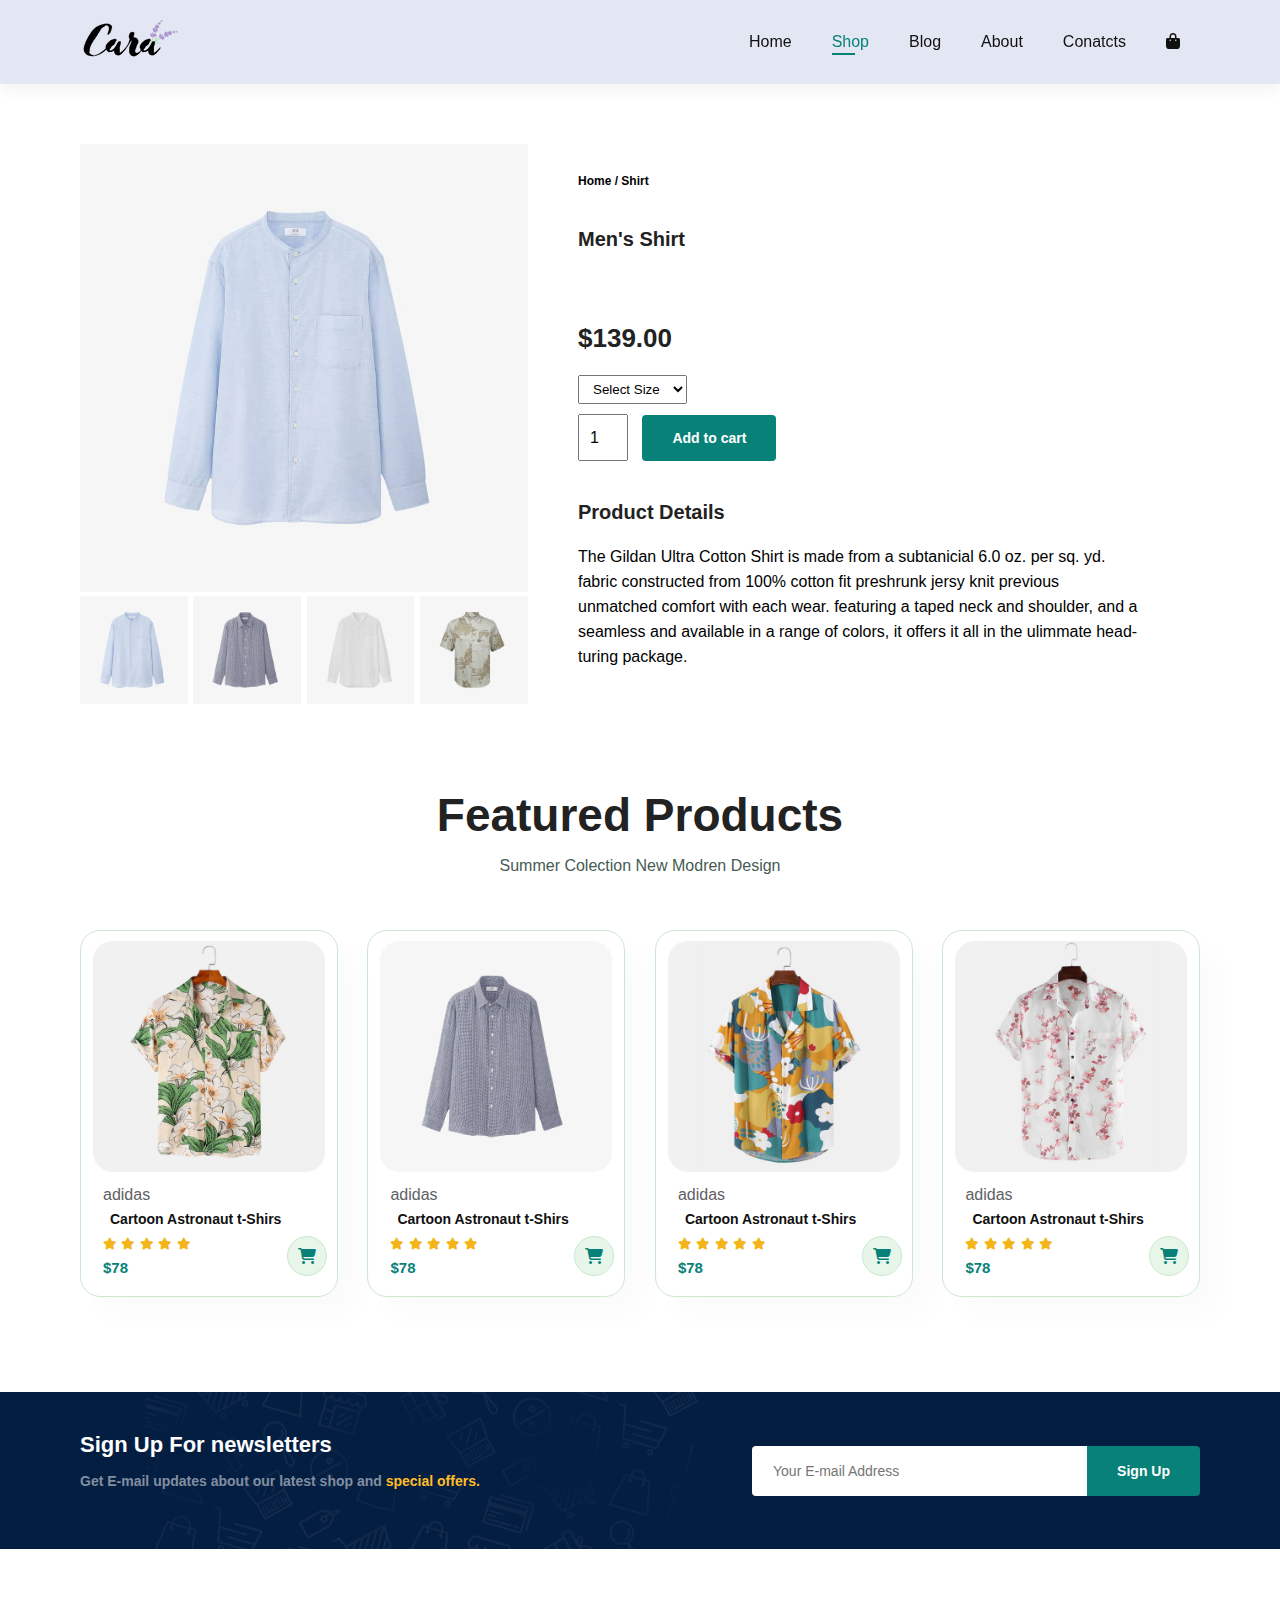
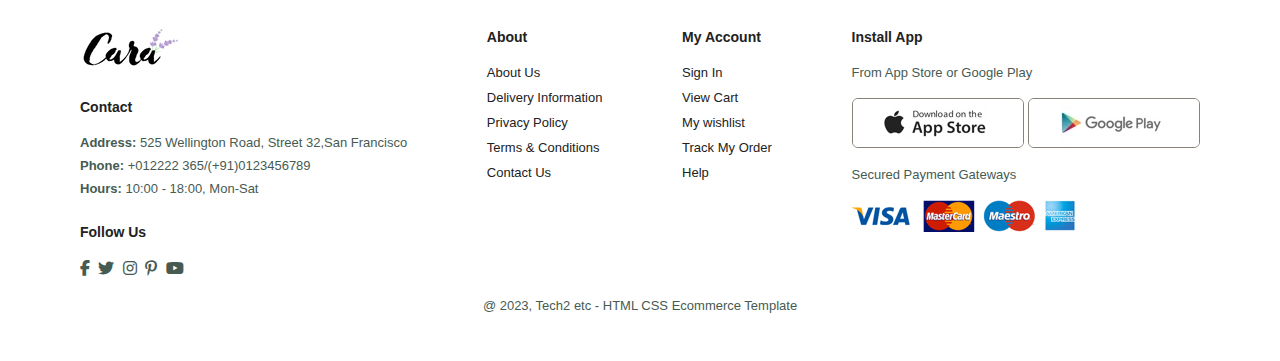
<file: s2Product.html>
<!DOCTYPE html>
<html lang="en">
  <head>
    <meta charset="UTF-8" />
    <meta name="viewport" content="width=\, initial-scale=1.0" />
    <title>Product</title>
    <link
      rel="stylesheet"
      href="https://cdnjs.cloudflare.com/ajax/libs/font-awesome/6.6.0/css/all.min.css"
    />
    <link rel="stylesheet" href="style.css" />
  </head>
  <body>
    <section id="header">
      <a href="#"><img src="img/logo.png" class="logo" alt="" /></a>

      <div>
        <ul id="navbar">
          <li><a href="index.html">Home</a></li>
          <li><a class="active"  href="shop.html">Shop</a></li>
          <li><a href="blog.html">Blog</a></li>
          <li><a href="about.html">About</a></li>
          <li><a href="contact.html">Conatcts</a></li>
          <li id="lg-bag"><a href="cart.html"><i class="fas fa-shopping-bag"></i></a>
          </li>
          <a href="#" id="close"><i class="fas fa-times"></i></a>
        </ul>
      </div>
      <div id="mobile"> 
        
        <i><a href="cart.html"><i class="fas fa-shopping-bag"></i></a></i>
        <i id="bar" class="fas fa-outdent"></i>
      </div>
    </section>
    <section id="prodetails" class="section-p1">
      <div class="single-pro-image">

        <img src="img/product/n1.jpg" width="100%" id="MainImg" alt="">

        <div class="small-img-group">
          <div class="small-img-col">
            <img src="img/product/n1.jpg" width="100%" class="small-img" alt="">
          </div>
          <div class="small-img-col">
            <img src="img/product/n2.jpg" width="100%" class="small-img" alt="">
          </div>
          <div class="small-img-col">
            <img src="img/product/n3.jpg" width="100%" class="small-img" alt="">
          </div>
          <div class="small-img-col">
            <img src="img/product/n4.jpg" width="100%" class="small-img" alt="">
          </div>
        </div>
      </div>
      <div class="single-pro-details">  
        <h6>Home / Shirt</h6>
        <h4>Men's Shirt</h4>
        <h2>$139.00</h2>
        <select name="" id="">
          <option value="">Select Size</option>
          <option value="">XL</option>
          <option value="">XXL</option>
          <option value="">Small</option>
          <option value="">Large</option>
          <option value="">Medium</option>
        </select>
        <input type="number" name="" id="" value="1">
        <button class="normal">Add to cart</button>
        <h4>Product Details</h4>
        <span>The Gildan Ultra Cotton Shirt is made from a subtanicial 6.0 oz. per sq. yd. fabric constructed from 100% cotton fit preshrunk jersy knit previous unmatched comfort with each wear. featuring a taped neck and shoulder, and a seamless and available in a range of colors, it offers it all in the ulimmate head-turing package.</span>
      </div>
    </section>
    <section id="product1" class="section-p1">
      <h2>Featured Products</h2>
      <p>Summer Colection New Modren Design</p>
      <div class="pro-container">
        <div class="pro">
          <img src="img/product/f2.jpg" alt="" />
          <div class="des">
            <span>adidas</span>
            <h5>Cartoon Astronaut t-Shirs</h5>
            <div class="star">
              <i class="fas fa-star"></i>
              <i class="fas fa-star"></i>
              <i class="fas fa-star"></i>
              <i class="fas fa-star"></i>
              <i class="fas fa-star"></i>
            </div>
            <h4>$78</h4>
          </div>
          <a href="#"><i class="fa-solid fa-shopping-cart cart"></i></a>
        </div>

        <div class="pro">
          <img src="img/product/n2.jpg" alt="" />
          <div class="des">
            <span>adidas</span>
            <h5>Cartoon Astronaut t-Shirs</h5>
            <div class="star">
              <i class="fas fa-star"></i>
              <i class="fas fa-star"></i>
              <i class="fas fa-star"></i>
              <i class="fas fa-star"></i>
              <i class="fas fa-star"></i>
            </div>
            <h4>$78</h4>
          </div>
          <a href="#"><i class="fa-solid fa-shopping-cart cart"></i></a>
        </div>

        <div class="pro">
          <img src="img/product/f1.jpg" alt="" />
          <div class="des">
            <span>adidas</span>
            <h5>Cartoon Astronaut t-Shirs</h5>
            <div class="star">
              <i class="fas fa-star"></i>
              <i class="fas fa-star"></i>
              <i class="fas fa-star"></i>
              <i class="fas fa-star"></i>
              <i class="fas fa-star"></i>
            </div>
            <h4>$78</h4>
          </div>
          <a href="#"><i class="fa-solid fa-shopping-cart cart"></i></a>
        </div>

        <div class="pro">
          <img src="img/product/f4.jpg" alt="" />
          <div class="des">
            <span>adidas</span>
            <h5>Cartoon Astronaut t-Shirs</h5>
            <div class="star">
              <i class="fas fa-star"></i>
              <i class="fas fa-star"></i>
              <i class="fas fa-star"></i>
              <i class="fas fa-star"></i>
              <i class="fas fa-star"></i>
            </div>
            <h4>$78</h4>
          </div>
          <a href="#"><i class="fa-solid fa-shopping-cart cart"></i></a>
        </div>

    </section>

    <section id="newsletter" class="section-p1 section-m1">
      <div class="newstext">
        <h4>Sign Up For newsletters</h4>
        <p>Get E-mail updates about our latest shop and <span>special offers.</span></p>
      </div>
      <div class="form">
        <input type="text" name="" id="" placeholder="Your E-mail Address">
        <button class="normal">Sign Up</button>
      </div>
    </section>

    <footer class="section-p1">
       <div class="col">
        <img class="logo" src="img/logo.png" alt="">
        <h4>Contact</h4>
        <p><strong>Address:</strong> 525 Wellington Road, Street 32,San Francisco</p>
        <p><strong>Phone:</strong> +012222 365/(+91)0123456789</p>
        <p><strong>Hours:</strong> 10:00 - 18:00, Mon-Sat</p>
        <div class="follow">
          <h4>Follow Us</h4>
          <div class="icon">
            <i class="fab fa-facebook-f"></i>
            <i class="fab fa-twitter"></i>
            <i class="fab fa-instagram"></i>
            <i class="fab fa-pinterest-p"></i>
            <i class="fab fa-youtube"></i>
          </div>
        </div>
       </div>

       <div class="col">
        <h4>About</h4>
        <a href="#">About Us</a>
        <a href="#">Delivery Information</a>
        <a href="#">Privacy Policy</a>
        <a href="#">Terms & Conditions</a>
        <a href="#">Contact Us</a>
       </div>

       <div class="col">
        <h4>My Account</h4>
        <a href="#">Sign In</a>
        <a href="#">View Cart</a>
        <a href="#">My wishlist</a>
        <a href="#">Track My Order</a>
        <a href="#">Help</a>
       </div>

       <div class="col install">
        <h4>Install App</h4>
        <p>From App Store or Google Play</p>
        <div class="row">
          <img src="img/pay/app.jpg" alt="">
          <img src="img/pay/play.jpg" alt="">
        </div>
        <p>Secured Payment Gateways</p>
        <img src="img/pay/pay.png" alt="">
       </div>

       <div class="coprgt">
        <p>@ 2023, Tech2 etc - HTML CSS Ecommerce Template</p>
       </div>
    </footer>
    <!-- <script>
      var MainImg = document.getElementById("MainImg");
      var smallimg = document.getElementsByClassName("small-img");

      smallimg[0].onclick = function(){
        MainImg.src = smallimg[0].src;
      }
      smallimg[1].onclick = function(){
        MainImg.src = smallimg[1].src;
      }
      smallimg[2].onclick = function(){
        MainImg.src = smallimg[2].src;
      }
      smallimg[3].onclick = function(){
        MainImg.src = smallimg[3].src;
      }
    </script> -->

    <script src="script.js"></script>
  </body>
</html>
</file>
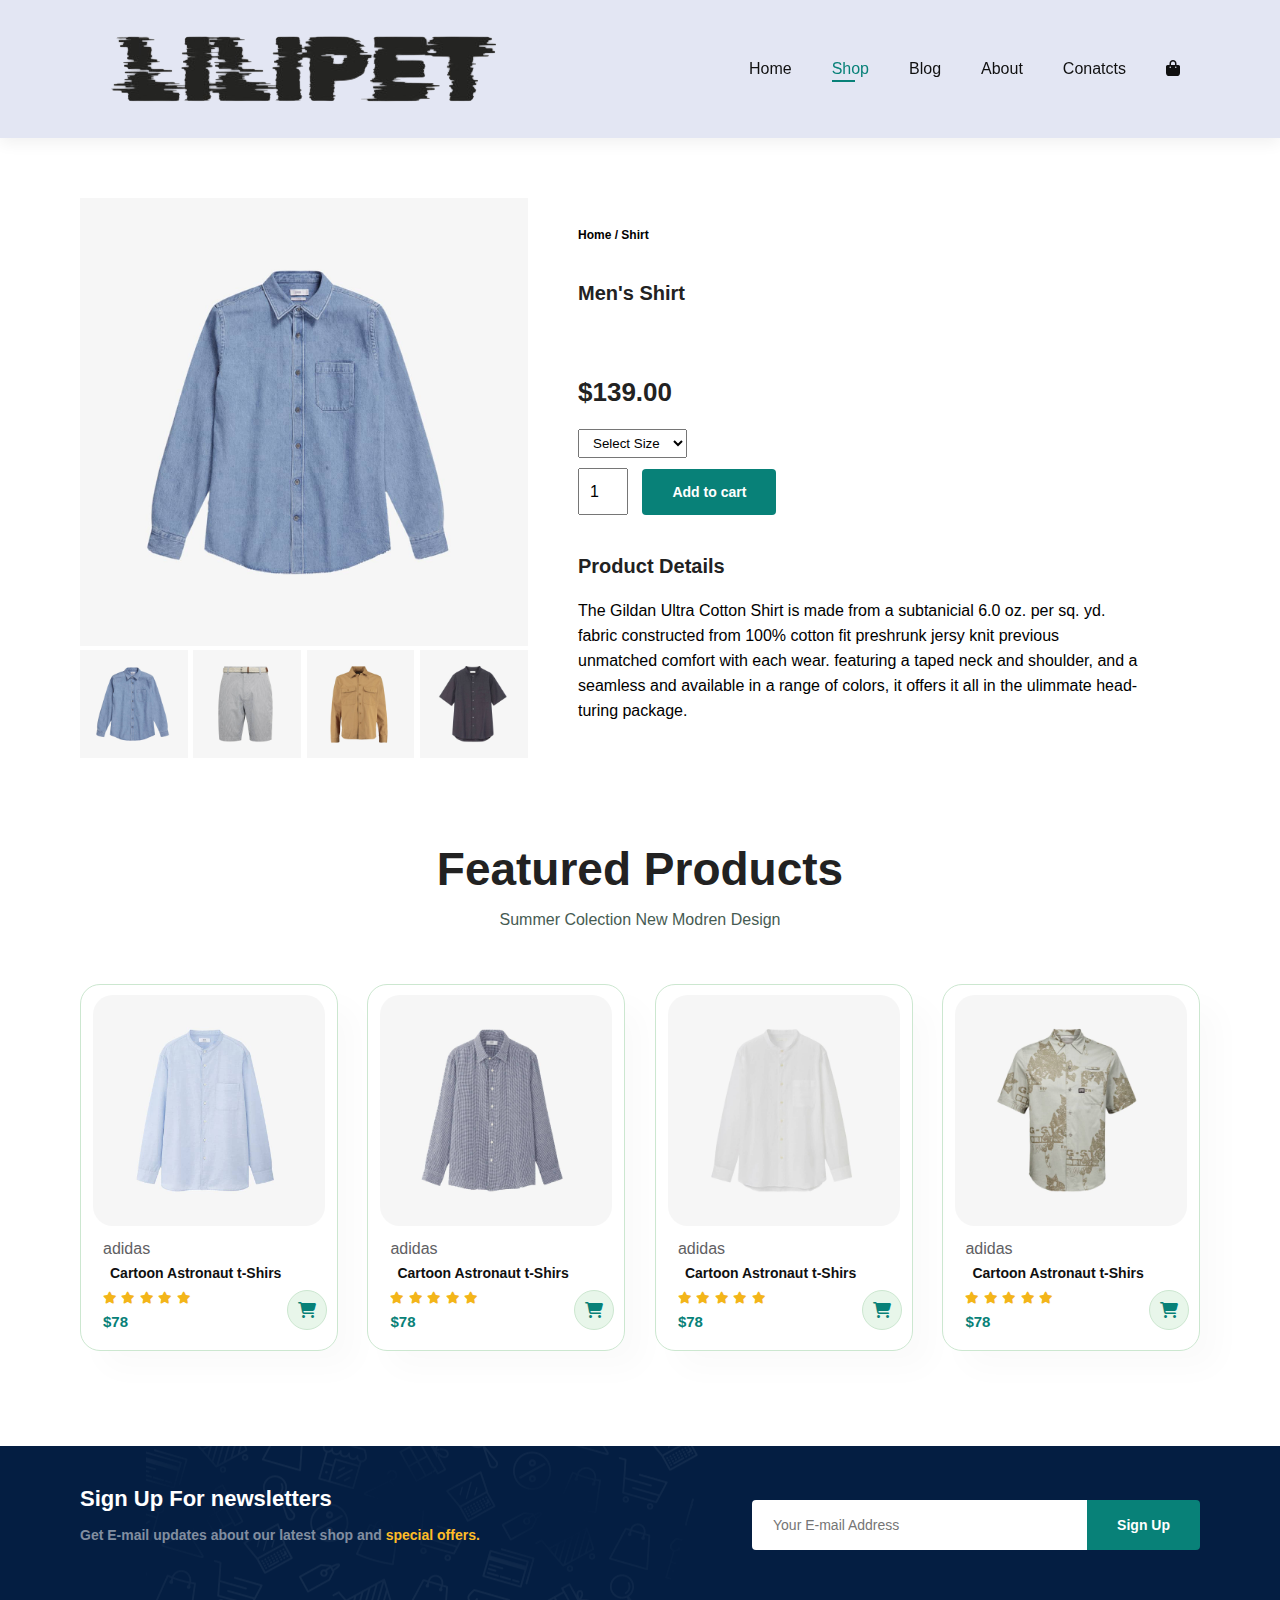
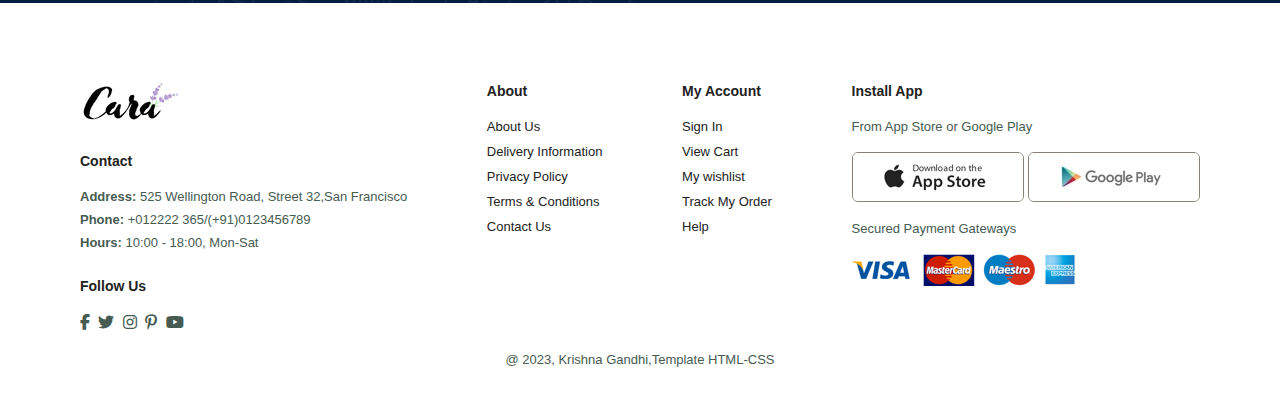
<file: s3Product.html>
<!DOCTYPE html>
<html lang="en">
  <head>
    <meta charset="UTF-8" />
    <meta name="viewport" content="width=\, initial-scale=1.0" />
    <title>Product</title>
    <link
      rel="stylesheet"
      href="https://cdnjs.cloudflare.com/ajax/libs/font-awesome/6.6.0/css/all.min.css"
    />
    <link rel="stylesheet" href="style.css" />
  </head>
  <body>
    <section id="header">
      <a href="#"><img src="LIlipett.png" class="logo" alt="" /></a>

      <div>
        <ul id="navbar">
          <li><a href="index.html">Home</a></li>
          <li><a class="active"  href="shop.html">Shop</a></li>
          <li><a href="blog.html">Blog</a></li>
          <li><a href="about.html">About</a></li>
          <li><a href="contact.html">Conatcts</a></li>
          <li id="lg-bag"><a href="cart.html"><i class="fas fa-shopping-bag"></i></a>
          </li>
          <a href="#" id="close"><i class="fas fa-times"></i></a>
        </ul>
      </div>
      <div id="mobile"> 
        
        <i><a href="cart.html"><i class="fas fa-shopping-bag"></i></a></i>
        <i id="bar" class="fas fa-outdent"></i>
      </div>
    </section>
    <section id="prodetails" class="section-p1">
      <div class="single-pro-image">

        <img src="img/product/n5.jpg" width="100%" id="MainImg" alt="">

        <div class="small-img-group">
          <div class="small-img-col">
            <img src="img/product/n5.jpg" width="100%" class="small-img" alt="">
          </div>
          <div class="small-img-col">
            <img src="img/product/n6.jpg" width="100%" class="small-img" alt="">
          </div>
          <div class="small-img-col">
            <img src="img/product/n7.jpg" width="100%" class="small-img" alt="">
          </div>
          <div class="small-img-col">
            <img src="img/product/n8.jpg" width="100%" class="small-img" alt="">
          </div>
        </div>
      </div>
      <div class="single-pro-details">  
        <h6>Home / Shirt</h6>
        <h4>Men's Shirt</h4>
        <h2>$139.00</h2>
        <select name="" id="">
          <option value="">Select Size</option>
          <option value="">XL</option>
          <option value="">XXL</option>
          <option value="">Small</option>
          <option value="">Large</option>
          <option value="">Medium</option>
        </select>
        <input type="number" name="" id="" value="1">
        <button class="normal">Add to cart</button>
        <h4>Product Details</h4>
        <span>The Gildan Ultra Cotton Shirt is made from a subtanicial 6.0 oz. per sq. yd. fabric constructed from 100% cotton fit preshrunk jersy knit previous unmatched comfort with each wear. featuring a taped neck and shoulder, and a seamless and available in a range of colors, it offers it all in the ulimmate head-turing package.</span>
      </div>
    </section>
    <section id="product1" class="section-p1">
      <h2>Featured Products</h2>
      <p>Summer Colection New Modren Design</p>
      <div class="pro-container">
        <div class="pro">
          <img src="img/product/n1.jpg" alt="" />
          <div class="des">
            <span>adidas</span>
            <h5>Cartoon Astronaut t-Shirs</h5>
            <div class="star">
              <i class="fas fa-star"></i>
              <i class="fas fa-star"></i>
              <i class="fas fa-star"></i>
              <i class="fas fa-star"></i>
              <i class="fas fa-star"></i>
            </div>
            <h4>$78</h4>
          </div>
          <a href="#"><i class="fa-solid fa-shopping-cart cart"></i></a>
        </div>

        <div class="pro">
          <img src="img/product/n2.jpg" alt="" />
          <div class="des">
            <span>adidas</span>
            <h5>Cartoon Astronaut t-Shirs</h5>
            <div class="star">
              <i class="fas fa-star"></i>
              <i class="fas fa-star"></i>
              <i class="fas fa-star"></i>
              <i class="fas fa-star"></i>
              <i class="fas fa-star"></i>
            </div>
            <h4>$78</h4>
          </div>
          <a href="#"><i class="fa-solid fa-shopping-cart cart"></i></a>
        </div>

        <div class="pro">
          <img src="img/product/n3.jpg" alt="" />
          <div class="des">
            <span>adidas</span>
            <h5>Cartoon Astronaut t-Shirs</h5>
            <div class="star">
              <i class="fas fa-star"></i>
              <i class="fas fa-star"></i>
              <i class="fas fa-star"></i>
              <i class="fas fa-star"></i>
              <i class="fas fa-star"></i>
            </div>
            <h4>$78</h4>
          </div>
          <a href="#"><i class="fa-solid fa-shopping-cart cart"></i></a>
        </div>

        <div class="pro">
          <img src="img/product/n4.jpg" alt="" />
          <div class="des">
            <span>adidas</span>
            <h5>Cartoon Astronaut t-Shirs</h5>
            <div class="star">
              <i class="fas fa-star"></i>
              <i class="fas fa-star"></i>
              <i class="fas fa-star"></i>
              <i class="fas fa-star"></i>
              <i class="fas fa-star"></i>
            </div>
            <h4>$78</h4>
          </div>
          <a href="#"><i class="fa-solid fa-shopping-cart cart"></i></a>
        </div>

    </section>

    <section id="newsletter" class="section-p1 section-m1">
      <div class="newstext">
        <h4>Sign Up For newsletters</h4>
        <p>Get E-mail updates about our latest shop and <span>special offers.</span></p>
      </div>
      <div class="form">
        <input type="text" name="" id="" placeholder="Your E-mail Address">
        <button class="normal">Sign Up</button>
      </div>
    </section>

    <footer class="section-p1">
       <div class="col">
        <img class="logo" src="img/logo.png" alt="">
        <h4>Contact</h4>
        <p><strong>Address:</strong> 525 Wellington Road, Street 32,San Francisco</p>
        <p><strong>Phone:</strong> +012222 365/(+91)0123456789</p>
        <p><strong>Hours:</strong> 10:00 - 18:00, Mon-Sat</p>
        <div class="follow">
          <h4>Follow Us</h4>
          <div class="icon">
            <i class="fab fa-facebook-f"></i>
            <i class="fab fa-twitter"></i>
            <i class="fab fa-instagram"></i>
            <i class="fab fa-pinterest-p"></i>
            <i class="fab fa-youtube"></i>
          </div>
        </div>
       </div>

       <div class="col">
        <h4>About</h4>
        <a href="#">About Us</a>
        <a href="#">Delivery Information</a>
        <a href="#">Privacy Policy</a>
        <a href="#">Terms & Conditions</a>
        <a href="#">Contact Us</a>
       </div>

       <div class="col">
        <h4>My Account</h4>
        <a href="#">Sign In</a>
        <a href="#">View Cart</a>
        <a href="#">My wishlist</a>
        <a href="#">Track My Order</a>
        <a href="#">Help</a>
       </div>

       <div class="col install">
        <h4>Install App</h4>
        <p>From App Store or Google Play</p>
        <div class="row">
          <img src="img/pay/app.jpg" alt="">
          <img src="img/pay/play.jpg" alt="">
        </div>
        <p>Secured Payment Gateways</p>
        <img src="img/pay/pay.png" alt="">
       </div>

       <div class="coprgt">
        <p>@ 2023, Krishna Gandhi,Template HTML-CSS</p>
       </div>
    </footer>
    <!-- <script>
      var MainImg = document.getElementById("MainImg");
      var smallimg = document.getElementsByClassName("small-img");

      smallimg[0].onclick = function(){
        MainImg.src = smallimg[0].src;
      }
      smallimg[1].onclick = function(){
        MainImg.src = smallimg[1].src;
      }
      smallimg[2].onclick = function(){
        MainImg.src = smallimg[2].src;
      }
      smallimg[3].onclick = function(){
        MainImg.src = smallimg[3].src;
      }
    </script> -->

    <script src="script.js"></script>
  </body>
</html>
</file>
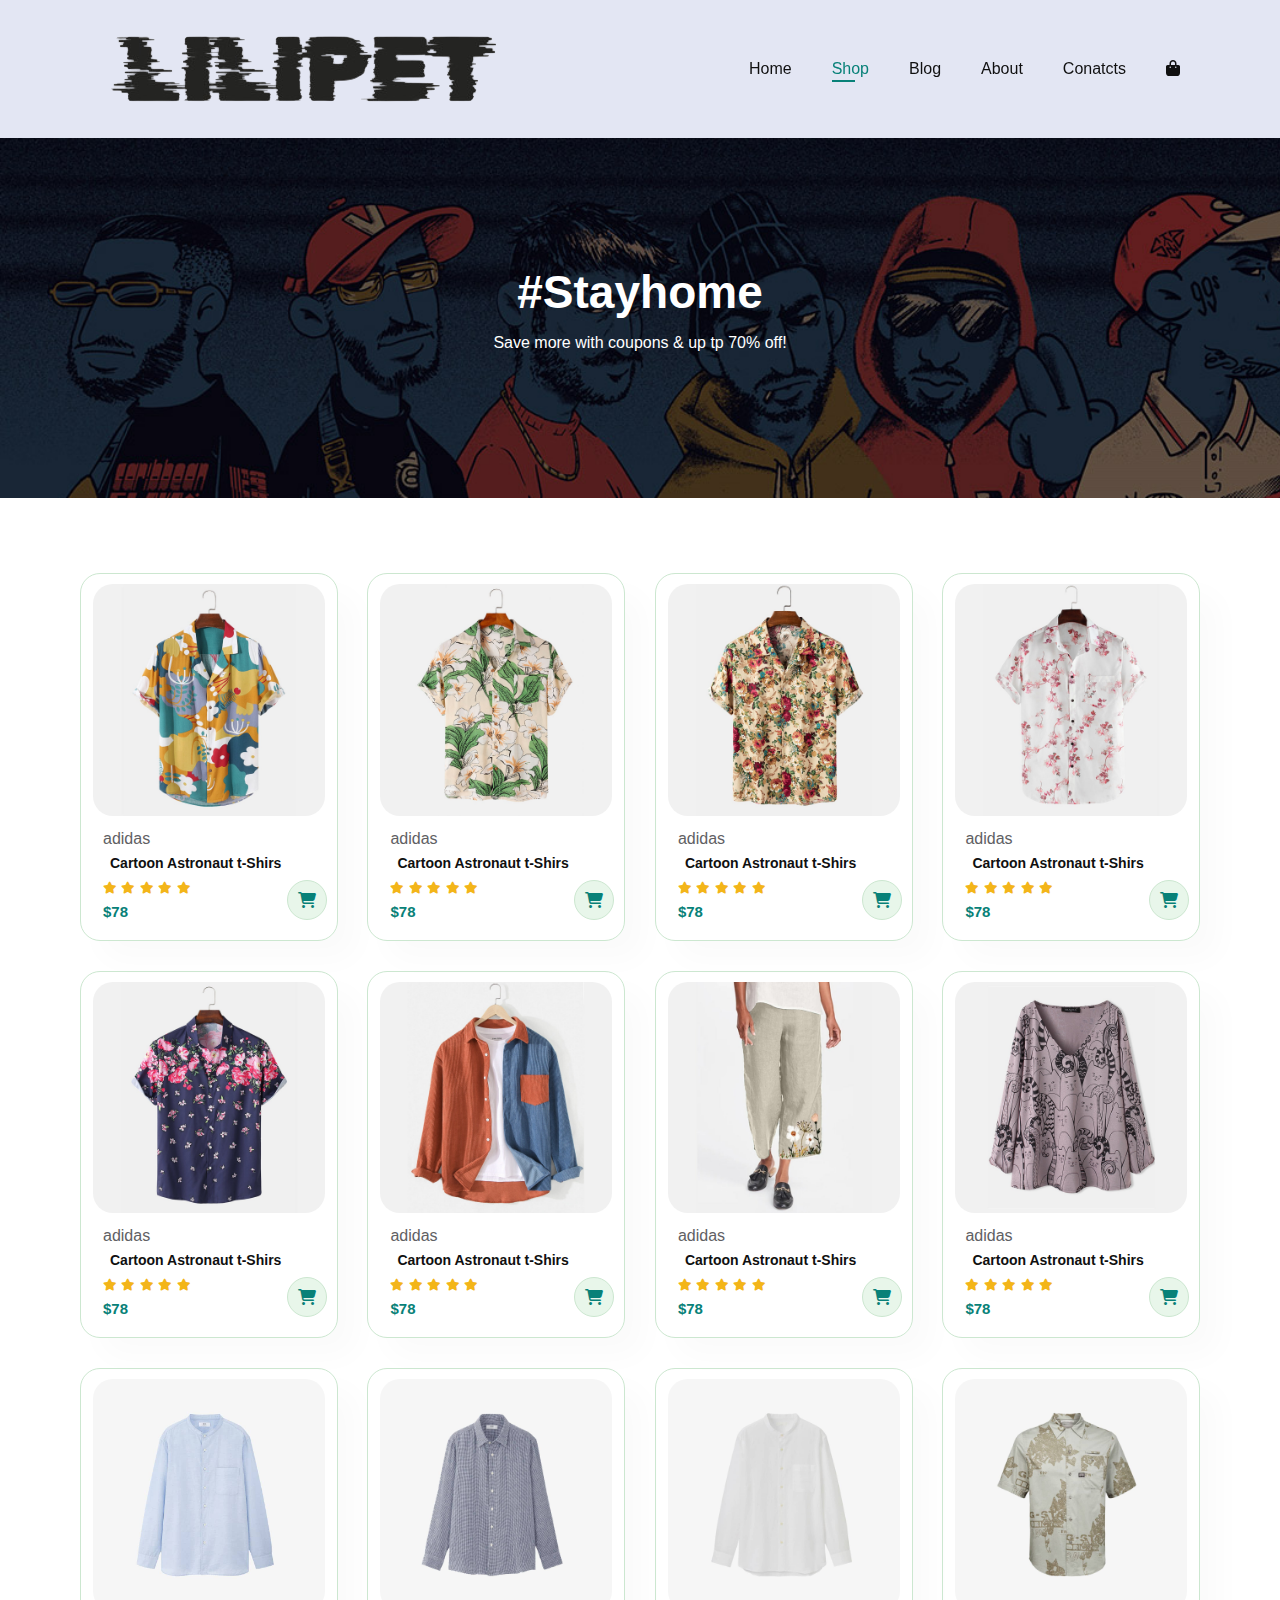
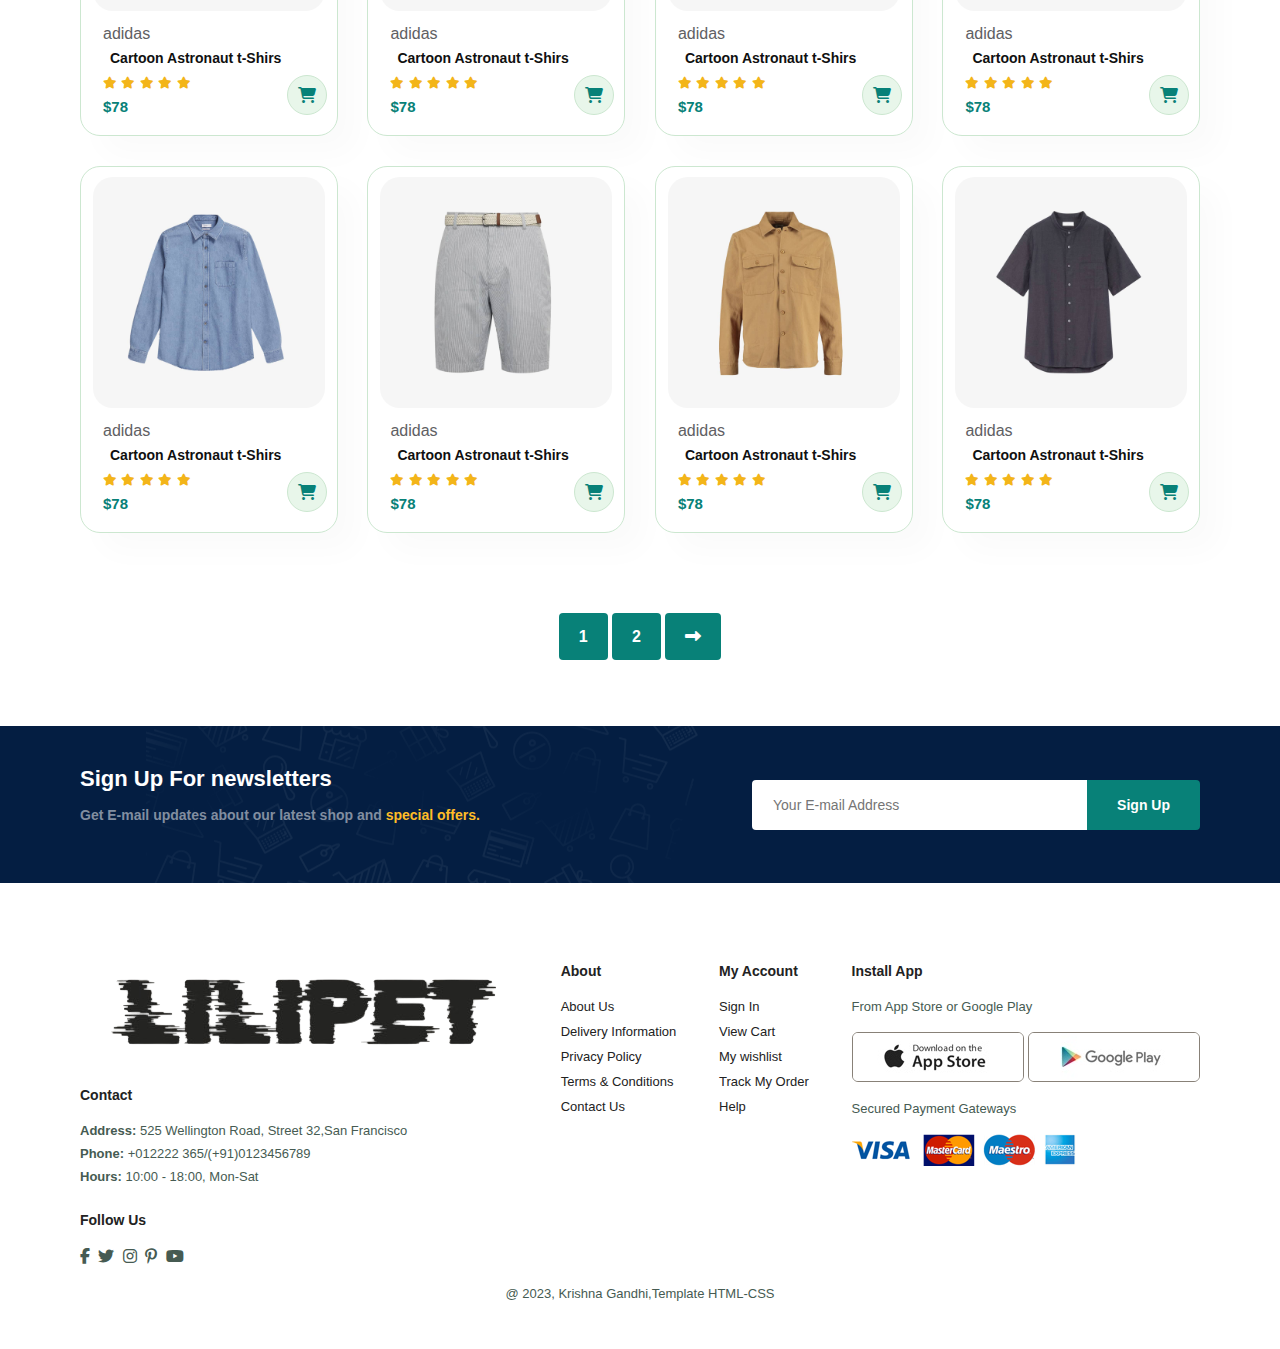
<file: shop.html>
<!DOCTYPE html>
<html lang="en">
  <head>
    <meta charset="UTF-8" />
    <meta name="viewport" content="width=\, initial-scale=1.0" />
    <title>shop</title>
    <link
      rel="stylesheet"
      href="https://cdnjs.cloudflare.com/ajax/libs/font-awesome/6.6.0/css/all.min.css"
    />
    <link rel="stylesheet" href="style.css" />
  </head>
  <body>
    <section id="header">
      <a href="#"><img src="LIlipett.png" class="logo" alt="" /></a>

      <div>
        <ul id="navbar">
          <li><a href="index.html">Home</a></li>
          <li><a class="active"  href="shop.html">Shop</a></li>
          <li><a href="blog.html">Blog</a></li>
          <li><a href="about.html">About</a></li>
          <li><a href="contact.html">Conatcts</a></li>
          <li id="lg-bag"><a href="cart.html"><i class="fas fa-shopping-bag"></i></a>
          </li>
          <a href="#" id="close"><i class="fas fa-times"></i></a>
        </ul>
      </div>
      <div id="mobile"> 
        
        <i><a href="cart.html"><i class="fas fa-shopping-bag"></i></a></i>
        <i id="bar" class="fas fa-outdent"></i>
      </div>
    </section>

    <section id="page-header">
      <h2>#Stayhome</h2>
      <p>Save more with coupons & up tp 70% off!</p>
    </section>

    <section id="product1" class="section-p1">
      <div class="pro-container">
        <div class="pro" onclick="window.location.href='sproduct.html';">
          <img src="img/product/f1.jpg" alt="" />
          <div class="des">
            <span>adidas</span>
            <h5>Cartoon Astronaut t-Shirs</h5>
            <div class="star">
              <i class="fas fa-star"></i> 
              <i class="fas fa-star"></i>
              <i class="fas fa-star"></i> 
              <i class="fas fa-star"></i>
              <i class="fas fa-star"></i>
            </div>
            <h4>$78</h4>
          </div>
          <a href="#"><i class="fa-solid fa-shopping-cart cart"></i></a>
        </div>

        <div class="pro" onclick="window.location.href='sproduct.html';" >
          <img src="img/product/f2.jpg" alt="" />
          <div class="des">
            <span>adidas</span>
            <h5>Cartoon Astronaut t-Shirs</h5>
            <div class="star">
              <i class="fas fa-star"></i>
              <i class="fas fa-star"></i>
              <i class="fas fa-star"></i>
              <i class="fas fa-star"></i>
              <i class="fas fa-star"></i>
            </div>
            <h4>$78</h4>
          </div>
          <a href="#"><i class="fa-solid fa-shopping-cart cart"></i></a>
        </div>

        <div class="pro" onclick="window.location.href='sproduct.html';">
          <img src="img/product/f3.jpg" alt="" />
          <div class="des">
            <span>adidas</span>
            <h5>Cartoon Astronaut t-Shirs</h5>
            <div class="star">
              <i class="fas fa-star"></i>
              <i class="fas fa-star"></i>
              <i class="fas fa-star"></i>
              <i class="fas fa-star"></i>
              <i class="fas fa-star"></i>
            </div>
            <h4>$78</h4>
          </div>
          <a href="#"><i class="fa-solid fa-shopping-cart cart"></i></a>
        </div>

        <div class="pro" onclick="window.location.href='sproduct.html';">
          <img src="img/product/f4.jpg" alt="" />
          <div class="des">
            <span>adidas</span>
            <h5>Cartoon Astronaut t-Shirs</h5>
            <div class="star">
              <i class="fas fa-star"></i>
              <i class="fas fa-star"></i>
              <i class="fas fa-star"></i>
              <i class="fas fa-star"></i>
              <i class="fas fa-star"></i>
            </div>
            <h4>$78</h4>
          </div>
          <a href="#"><i class="fa-solid fa-shopping-cart cart"></i></a>
        </div>
        
        <div class="pro" onclick="window.location.href='s1product.html';">
          <img src="img/product/f5.jpg" alt="" />
          <div class="des">
            <span>adidas</span>
            <h5>Cartoon Astronaut t-Shirs</h5>
            <div class="star">
              <i class="fas fa-star"></i>
              <i class="fas fa-star"></i>
              <i class="fas fa-star"></i>
              <i class="fas fa-star"></i>
              <i class="fas fa-star"></i>
            </div>
            <h4>$78</h4>
          </div>
          <a href="#"><i class="fa-solid fa-shopping-cart cart"></i></a>
        </div>

        <div class="pro" onclick="window.location.href='s1product.html';">
          <img src="img/product/f6.jpg" alt="" />
          <div class="des">
            <span>adidas</span>
            <h5>Cartoon Astronaut t-Shirs</h5>
            <div class="star">
              <i class="fas fa-star"></i>
              <i class="fas fa-star"></i>
              <i class="fas fa-star"></i>
              <i class="fas fa-star"></i>
              <i class="fas fa-star"></i>
            </div>
            <h4>$78</h4>
          </div>
          <a href="#"><i class="fa-solid fa-shopping-cart cart"></i></a>
        </div>

        <div class="pro"onclick="window.location.href='s1product.html';">
          <img src="img/product/f7.jpg" alt="" />
          <div class="des">
            <span>adidas</span>
            <h5>Cartoon Astronaut t-Shirs</h5>
            <div class="star">
              <i class="fas fa-star"></i>
              <i class="fas fa-star"></i>
              <i class="fas fa-star"></i>
              <i class="fas fa-star"></i>
              <i class="fas fa-star"></i>
            </div>
            <h4>$78</h4>
          </div>
          <a href="#"><i class="fa-solid fa-shopping-cart cart"></i></a>
        </div>

        <div class="pro"onclick="window.location.href='s1product.html';">
          <img src="img/product/f8.jpg" alt="" />
          <div class="des">
            <span>adidas</span>
            <h5>Cartoon Astronaut t-Shirs</h5>
            <div class="star">
              <i class="fas fa-star"></i>
              <i class="fas fa-star"></i>
              <i class="fas fa-star"></i>
              <i class="fas fa-star"></i>
              <i class="fas fa-star"></i>
            </div>
            <h4>$78</h4>
          </div>
          <a href="#"><i class="fa-solid fa-shopping-cart cart"></i></a>
        </div>

        <div class="pro" onclick="window.location.href='s2product.html';">
          <img src="img/product/n1.jpg" alt="" />
          <div class="des">
            <span>adidas</span>
            <h5>Cartoon Astronaut t-Shirs</h5>
            <div class="star">
              <i class="fas fa-star"></i>
              <i class="fas fa-star"></i>
              <i class="fas fa-star"></i>
              <i class="fas fa-star"></i>
              <i class="fas fa-star"></i>
            </div>
            <h4>$78</h4>
          </div>
          <a href="#"><i class="fa-solid fa-shopping-cart cart"></i></a>
        </div>

        <div class="pro"onclick="window.location.href='s2product.html';">
          <img src="img/product/n2.jpg" alt="" />
          <div class="des">
            <span>adidas</span>
            <h5>Cartoon Astronaut t-Shirs</h5>
            <div class="star">
              <i class="fas fa-star"></i>
              <i class="fas fa-star"></i>
              <i class="fas fa-star"></i>
              <i class="fas fa-star"></i>
              <i class="fas fa-star"></i>
            </div>
            <h4>$78</h4>
          </div>
          <a href="#"><i class="fa-solid fa-shopping-cart cart"></i></a>
        </div>

        <div class="pro"onclick="window.location.href='s2product.html';">
          <img src="img/product/n3.jpg" alt="" />
          <div class="des">
            <span>adidas</span>
            <h5>Cartoon Astronaut t-Shirs</h5>
            <div class="star">
              <i class="fas fa-star"></i>
              <i class="fas fa-star"></i>
              <i class="fas fa-star"></i>
              <i class="fas fa-star"></i>
              <i class="fas fa-star"></i>
            </div>
            <h4>$78</h4>
          </div>
          <a href="#"><i class="fa-solid fa-shopping-cart cart"></i></a>
        </div>

        <div class="pro"onclick="window.location.href='s2product.html';">
          <img src="img/product/n4.jpg" alt="" />
          <div class="des">
            <span>adidas</span>
            <h5>Cartoon Astronaut t-Shirs</h5>
            <div class="star">
              <i class="fas fa-star"></i>
              <i class="fas fa-star"></i>
              <i class="fas fa-star"></i>
              <i class="fas fa-star"></i>
              <i class="fas fa-star"></i>
            </div>
            <h4>$78</h4>
          </div>
          <a href="#"><i class="fa-solid fa-shopping-cart cart"></i></a>
        </div>

        <div class="pro" onclick="window.location.href='s3Product.html';">
          <img src="img/product/n5.jpg" alt="" />
          <div class="des">
            <span>adidas</span>
            <h5>Cartoon Astronaut t-Shirs</h5>
            <div class="star">
              <i class="fas fa-star"></i>
              <i class="fas fa-star"></i>
              <i class="fas fa-star"></i>
              <i class="fas fa-star"></i>
              <i class="fas fa-star"></i>
            </div>
            <h4>$78</h4>
          </div>
          <a href="#"><i class="fa-solid fa-shopping-cart cart"></i></a>
        </div>

        <div class="pro" onclick="window.location.href='s3product.html';">
          <img src="img/product/n6.jpg" alt="" />
          <div class="des">
            <span>adidas</span>
            <h5>Cartoon Astronaut t-Shirs</h5>
            <div class="star">
              <i class="fas fa-star"></i>
              <i class="fas fa-star"></i>
              <i class="fas fa-star"></i>
              <i class="fas fa-star"></i>
              <i class="fas fa-star"></i>
            </div>
            <h4>$78</h4>
          </div>
          <a href="#"><i class="fa-solid fa-shopping-cart cart"></i></a>
        </div>

        <div class="pro" onclick="window.location.href='s3product.html';">
          <img src="img/product/n7.jpg" alt="" />
          <div class="des">
            <span>adidas</span>
            <h5>Cartoon Astronaut t-Shirs</h5>
            <div class="star">
              <i class="fas fa-star"></i>
              <i class="fas fa-star"></i>
              <i class="fas fa-star"></i>
              <i class="fas fa-star"></i>
              <i class="fas fa-star"></i>
            </div>
            <h4>$78</h4>
          </div>
          <a href="#"><i class="fa-solid fa-shopping-cart cart"></i></a>
        </div>

        <div class="pro" onclick="window.location.href='s3product.html';">
          <img src="img/product/n8.jpg" alt="" />
          <div class="des">
            <span>adidas</span>
            <h5>Cartoon Astronaut t-Shirs</h5>
            <div class="star">
              <i class="fas fa-star"></i>
              <i class="fas fa-star"></i>
              <i class="fas fa-star"></i>
              <i class="fas fa-star"></i>
              <i class="fas fa-star"></i>
            </div>
            <h4>$78</h4>
          </div>
          <a href="#"><i class="fa-solid fa-shopping-cart cart"></i></a>
        </div>
      </div>
    </section>
    <section id="pagination" class="section-p1">
        <a href="#">1</a>
        <a href="#">2</a>
        <a href="#"><i class="fas fa-long-arrow-alt-right"></i></a>

    </section>

    <section id="newsletter" class="section-p1 section-m1">
      <div class="newstext">
        <h4>Sign Up For newsletters</h4>
        <p>Get E-mail updates about our latest shop and <span>special offers.</span></p>
      </div>
      <div class="form">
        <input type="text" name="" id="" placeholder="Your E-mail Address">
        <button class="normal">Sign Up</button>
      </div>
    </section>

    <footer class="section-p1">
       <div class="col">
        <img class="logo" src="LIlipett.png" alt="">
        <h4>Contact</h4>
        <p><strong>Address:</strong> 525 Wellington Road, Street 32,San Francisco</p>
        <p><strong>Phone:</strong> +012222 365/(+91)0123456789</p>
        <p><strong>Hours:</strong> 10:00 - 18:00, Mon-Sat</p>
        <div class="follow">
          <h4>Follow Us</h4>
          <div class="icon">
            <i class="fab fa-facebook-f"></i>
            <i class="fab fa-twitter"></i>
            <i class="fab fa-instagram"></i>
            <i class="fab fa-pinterest-p"></i>
            <i class="fab fa-youtube"></i>
          </div>
        </div>
       </div>

       <div class="col">
        <h4>About</h4>
        <a href="#">About Us</a>
        <a href="#">Delivery Information</a>
        <a href="#">Privacy Policy</a>
        <a href="#">Terms & Conditions</a>
        <a href="#">Contact Us</a>
       </div>

       <div class="col">
        <h4>My Account</h4>
        <a href="#">Sign In</a>
        <a href="#">View Cart</a>
        <a href="#">My wishlist</a>
        <a href="#">Track My Order</a>
        <a href="#">Help</a>
       </div>

       <div class="col install">
        <h4>Install App</h4>
        <p>From App Store or Google Play</p>
        <div class="row">
          <img src="img/pay/app.jpg" alt="">
          <img src="img/pay/play.jpg" alt="">
        </div>
        <p>Secured Payment Gateways</p>
        <img src="img/pay/pay.png" alt="">
       </div>

       <div class="coprgt">
        <p>@ 2023, Krishna Gandhi,Template HTML-CSS</p>
       </div>
    </footer>

    <script src="script.js"></script>
  </body>
</html>
</file>
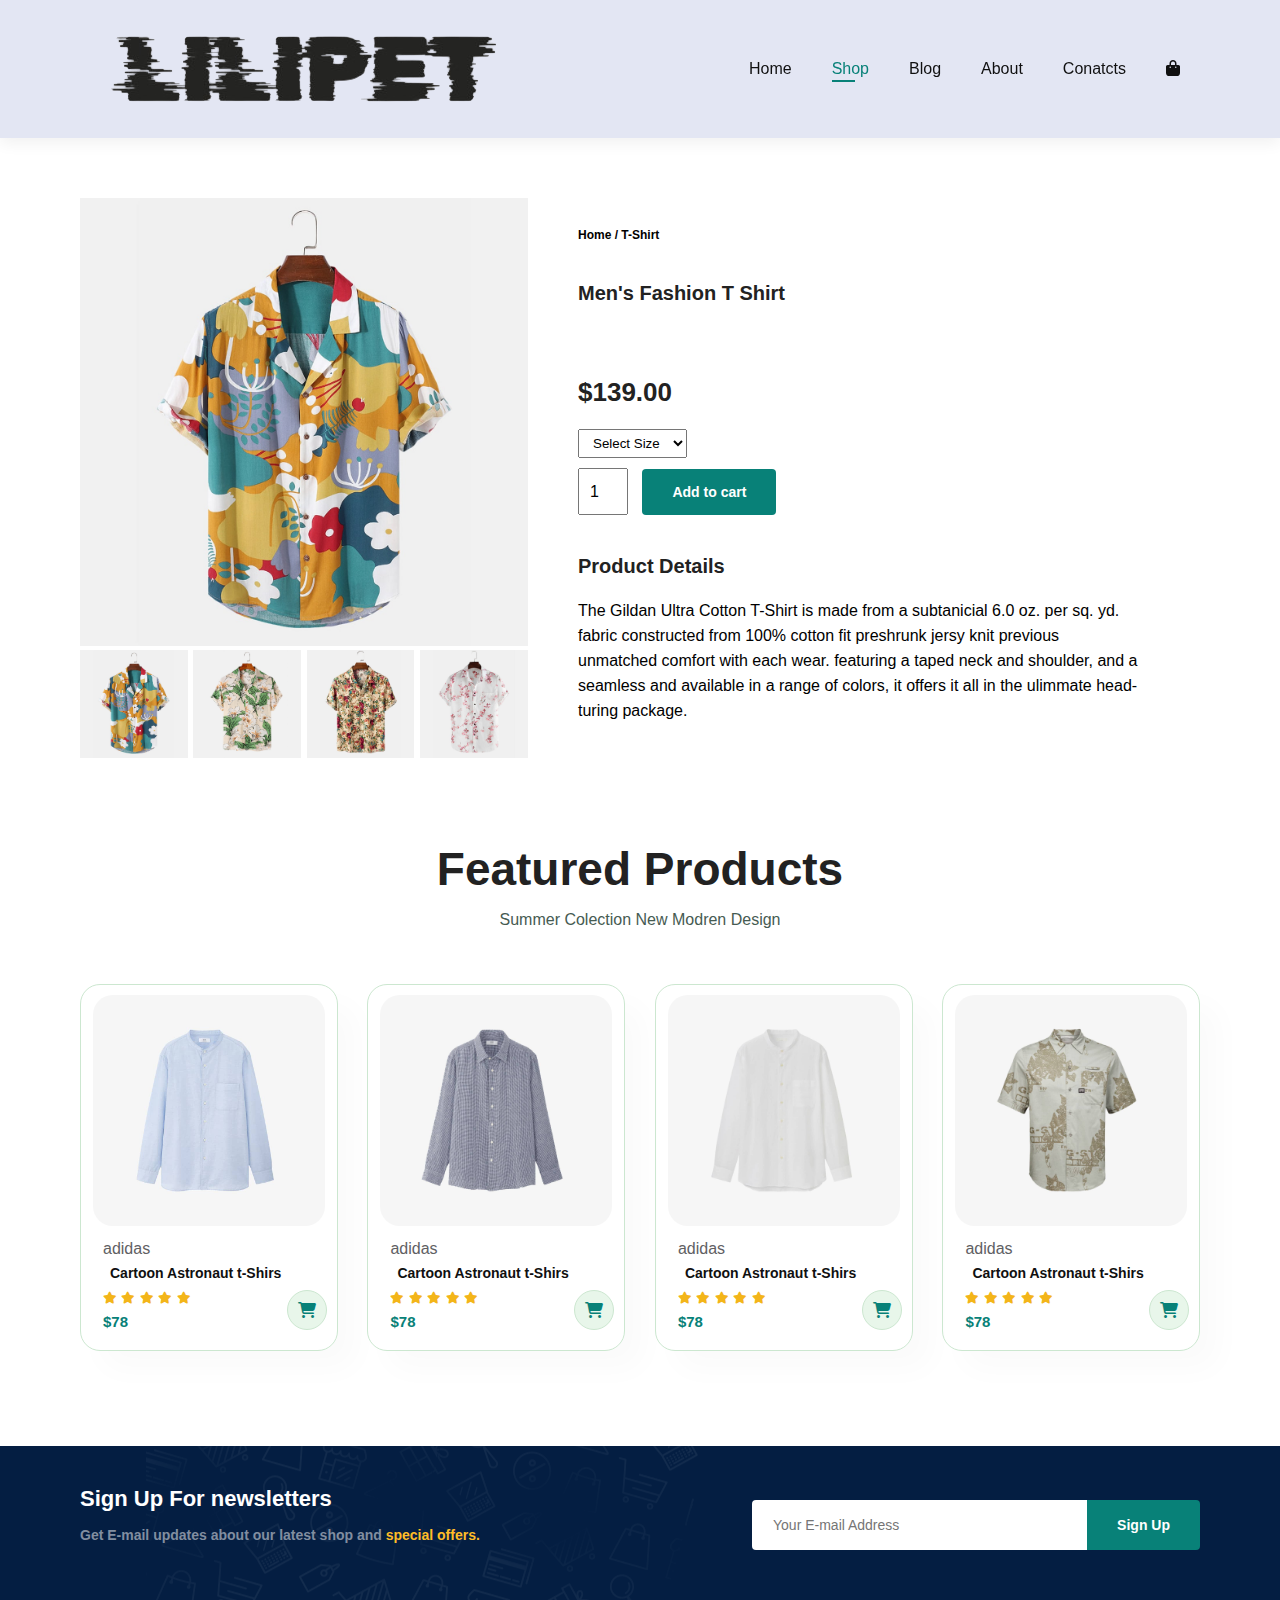
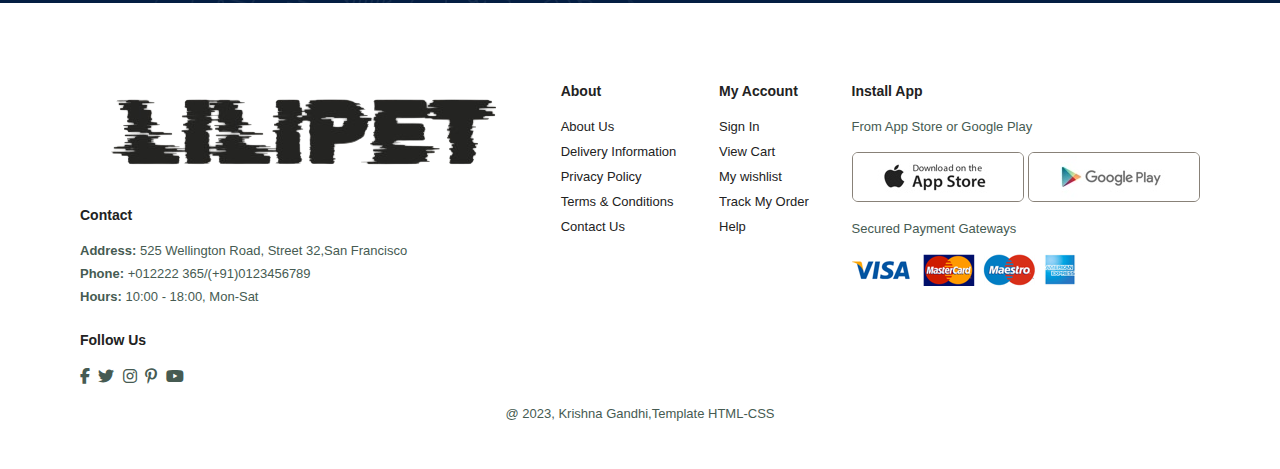
<file: sProduct.html>
<!DOCTYPE html>
<html lang="en">
  <head>
    <meta charset="UTF-8" />
    <meta name="viewport" content="width=\, initial-scale=1.0" />
    <title>Product</title>
    <link
      rel="stylesheet"
      href="https://cdnjs.cloudflare.com/ajax/libs/font-awesome/6.6.0/css/all.min.css"
    />
    <link rel="stylesheet" href="style.css" />
  </head>
  <body>
    <section id="header">
      <a href="#"><img src="LIlipett.png" class="logo" alt="" /></a>

      <div>
        <ul id="navbar">
          <li><a href="index.html">Home</a></li>
          <li><a class="active"  href="shop.html">Shop</a></li>
          <li><a href="blog.html">Blog</a></li>
          <li><a href="about.html">About</a></li>
          <li><a href="contact.html">Conatcts</a></li>
          <li id="lg-bag"><a href="cart.html"><i class="fas fa-shopping-bag"></i></a>
          </li>
          <a href="#" id="close"><i class="fas fa-times"></i></a>
        </ul>
      </div>
      <div id="mobile"> 
        
        <i><a href="cart.html"><i class="fas fa-shopping-bag"></i></a></i>
        <i id="bar" class="fas fa-outdent"></i>
      </div>
    </section>
    <section id="prodetails" class="section-p1">
      <div class="single-pro-image">

        <img src="img/product/f1.jpg" width="100%" id="MainImg" alt="">

        <div class="small-img-group">
          <div class="small-img-col">
            <img src="img/product/f1.jpg" width="100%" class="small-img" alt="">
          </div>
          <div class="small-img-col">
            <img src="img/product/f2.jpg" width="100%" class="small-img" alt="">
          </div>
          <div class="small-img-col">
            <img src="img/product/f3.jpg" width="100%" class="small-img" alt="">
          </div>
          <div class="small-img-col">
            <img src="img/product/f4.jpg" width="100%" class="small-img" alt="">
          </div>
        </div>
      </div>
      <div class="single-pro-details">  
        <h6>Home / T-Shirt</h6>
        <h4>Men's Fashion T Shirt</h4>
        <h2>$139.00</h2>
        <select name="" id="">
          <option value="">Select Size</option>
          <option value="">XL</option>
          <option value="">XXL</option>
          <option value="">Small</option>
          <option value="">Large</option>
          <option value="">Medium</option>
        </select>
        <input type="number" name="" id="" value="1">
        <button class="normal">Add to cart</button>
        <h4>Product Details</h4>
        <span>The Gildan Ultra Cotton T-Shirt is made from a subtanicial 6.0 oz. per sq. yd. fabric constructed from 100% cotton fit preshrunk jersy knit previous unmatched comfort with each wear. featuring a taped neck and shoulder, and a seamless and available in a range of colors, it offers it all in the ulimmate head-turing package.</span>
      </div>
    </section>
    <section id="product1" class="section-p1">
      <h2>Featured Products</h2>
      <p>Summer Colection New Modren Design</p>
      <div class="pro-container">
        <div class="pro">
          <img src="img/product/n1.jpg" alt="" />
          <div class="des">
            <span>adidas</span>
            <h5>Cartoon Astronaut t-Shirs</h5>
            <div class="star">
              <i class="fas fa-star"></i>
              <i class="fas fa-star"></i>
              <i class="fas fa-star"></i>
              <i class="fas fa-star"></i>
              <i class="fas fa-star"></i>
            </div>
            <h4>$78</h4>
          </div>
          <a href="#"><i class="fa-solid fa-shopping-cart cart"></i></a>
        </div>

        <div class="pro">
          <img src="img/product/n2.jpg" alt="" />
          <div class="des">
            <span>adidas</span>
            <h5>Cartoon Astronaut t-Shirs</h5>
            <div class="star">
              <i class="fas fa-star"></i>
              <i class="fas fa-star"></i>
              <i class="fas fa-star"></i>
              <i class="fas fa-star"></i>
              <i class="fas fa-star"></i>
            </div>
            <h4>$78</h4>
          </div>
          <a href="#"><i class="fa-solid fa-shopping-cart cart"></i></a>
        </div>

        <div class="pro">
          <img src="img/product/n3.jpg" alt="" />
          <div class="des">
            <span>adidas</span>
            <h5>Cartoon Astronaut t-Shirs</h5>
            <div class="star">
              <i class="fas fa-star"></i>
              <i class="fas fa-star"></i>
              <i class="fas fa-star"></i>
              <i class="fas fa-star"></i>
              <i class="fas fa-star"></i>
            </div>
            <h4>$78</h4>
          </div>
          <a href="#"><i class="fa-solid fa-shopping-cart cart"></i></a>
        </div>

        <div class="pro">
          <img src="img/product/n4.jpg" alt="" />
          <div class="des">
            <span>adidas</span>
            <h5>Cartoon Astronaut t-Shirs</h5>
            <div class="star">
              <i class="fas fa-star"></i>
              <i class="fas fa-star"></i>
              <i class="fas fa-star"></i>
              <i class="fas fa-star"></i>
              <i class="fas fa-star"></i>
            </div>
            <h4>$78</h4>
          </div>
          <a href="#"><i class="fa-solid fa-shopping-cart cart"></i></a>
        </div>

    </section>

    <section id="newsletter" class="section-p1 section-m1">
      <div class="newstext">
        <h4>Sign Up For newsletters</h4>
        <p>Get E-mail updates about our latest shop and <span>special offers.</span></p>
      </div>
      <div class="form">
        <input type="text" name="" id="" placeholder="Your E-mail Address">
        <button class="normal">Sign Up</button>
      </div>
    </section>

    <footer class="section-p1">
       <div class="col">
        <img class="logo" src="LIlipett.png" alt="">
        <h4>Contact</h4>
        <p><strong>Address:</strong> 525 Wellington Road, Street 32,San Francisco</p>
        <p><strong>Phone:</strong> +012222 365/(+91)0123456789</p>
        <p><strong>Hours:</strong> 10:00 - 18:00, Mon-Sat</p>
        <div class="follow">
          <h4>Follow Us</h4>
          <div class="icon">
            <i class="fab fa-facebook-f"></i>
            <i class="fab fa-twitter"></i>
            <i class="fab fa-instagram"></i>
            <i class="fab fa-pinterest-p"></i>
            <i class="fab fa-youtube"></i>
          </div>
        </div>
       </div>

       <div class="col">
        <h4>About</h4>
        <a href="#">About Us</a>
        <a href="#">Delivery Information</a>
        <a href="#">Privacy Policy</a>
        <a href="#">Terms & Conditions</a>
        <a href="#">Contact Us</a>
       </div>

       <div class="col">
        <h4>My Account</h4>
        <a href="#">Sign In</a>
        <a href="#">View Cart</a>
        <a href="#">My wishlist</a>
        <a href="#">Track My Order</a>
        <a href="#">Help</a>
       </div>

       <div class="col install">
        <h4>Install App</h4>
        <p>From App Store or Google Play</p>
        <div class="row">
          <img src="img/pay/app.jpg" alt="">
          <img src="img/pay/play.jpg" alt="">
        </div>
        <p>Secured Payment Gateways</p>
        <img src="img/pay/pay.png" alt="">
       </div>

       <div class="coprgt">
        <p>@ 2023, Krishna Gandhi,Template HTML-CSS</p>
       </div>
    </footer>
    <!-- <script>
      var MainImg = document.getElementById("MainImg");
      var smallimg = document.getElementsByClassName("small-img");

      smallimg[0].onclick = function(){
        MainImg.src = smallimg[0].src;
      }
      smallimg[1].onclick = function(){
        MainImg.src = smallimg[1].src;
      }
      smallimg[2].onclick = function(){
        MainImg.src = smallimg[2].src;
      }
      smallimg[3].onclick = function(){
        MainImg.src = smallimg[3].src;
      }
    </script> -->

    <script src="script.js"></script>
  </body>
</html>
</file>
<file: style.css>
*{
    margin: 0;
    padding: 0;
    box-sizing: border-box;
    
    /* font-family: "Playfair Display", serif, sans-serif; */
    font-family: "Roboto", sans-serif;
}






h1{
    font-size: 50px;
    line-height: 64px;
    color: #222;
}

h2{
    font-size: 46px;
    line-height: 54px;
    color: #222;
} 
h4{
    font-size: 20px;
    color: #222;
} 
h6{
    font-size: 12px;
    font-weight: 700;
} 
p{
    font-size: 16px;
    color: #465b52;
    margin:15px 0 20px 0;
} 

.section-p1{
    padding:40px 80px;
}
.section-m1{
    margin: 40px 0;
}
button.normal{
    font-size: 14px;
    font-weight: 600;
    padding: 15px 30px;
    color: #000;
    background-color: #fff;
    border-radius: 4px;
    cursor: pointer;
    border: none;
    outline: none;
    transition: 0.2;
    /* position: relative; */
    /* width: 20%; */
}
button.white{
    font-size: 13px;
    font-weight: 600;
    padding: 11px 18px;
    color: #fff;
    background-color: transparent;
    cursor: pointer;
    border: 1px solid #fff;
    outline: none;
    transition: 0.2;

}
#header{
    display: flex;
    align-items: center;
    justify-content: space-between;
    padding: 20px 80px; 
    background-color: #e3e6f3;
    box-shadow: 0 5px 15px rgba(0,0,0,0.06);
    position: sticky;
    z-index: 999;
    top: 0;
    left: o;
}
#navbar{
    display: flex;
    justify-content: center;
    align-items: center;
}
#navbar li{
    list-style: none;
    padding: 0 20px;
    position: relative;
}
#navbar li a{
    text-decoration:  none;
    font-size: 16px;
    font-weight: 500;
    color: #101010;
    transition:  0.3s ease;
}

#navbar li a:hover,
#navbar li a.active{
    color: #088178;
}

#navbar li a.active::after,
#navbar li a:hover::after{
    content: "";
    width: 30%;
    height: 2px;
    background: #088178;
    position: absolute;
    bottom: -4px;
    left: 20px;

}
#mobile{
    display: none;
    align-items: center;
}
#close{
    display: none;
}
#hero{
    background-image: url("img/hero4.png");
    height: 90vh;
    width: 100%;
    background-size: cover;
    background-position: 70% 0;
    padding: 0 80px;
    display: flex;
    align-items: flex-start;
    justify-content: center;
    flex-direction: column;
}
#hero h4{
    padding-bottom: 15px;
}

#hero h1{
    color: #088178;
}

#hero button{
    background-image: url("img/button.png");
    background-color: transparent;
    color: #088178;     
    border: 0;   
    padding: 14px 80px 14px 50px;
    background-repeat: no-repeat;
    cursor: pointer;
    font-weight: 700;
    font-size: 15px;
}

#features{
    display: flex;
    justify-content: space-between;
    align-items: center;
    flex-wrap: wrap;
}
#features .fe-box img{
    width: 100%;
    margin-bottom: 10px;

}
#features .fe-box{
    width: 180px;
    text-align: center;
    padding: 25px 15px;
    box-shadow: 25px 15px 34px rgba(0,0,0,0.3);
    border: 1px solid #cce7d0;
    border-radius: 4px;
    margin: 15px 0;
    transition: 0.3s ease;

}
#features .fe-box:hover{
    box-shadow: 10px 10px 54px rgba(70,62,221,0.1);

}
#features .fe-box h6{
    display: inline;
    padding: 9px 8px 6px 8px;
    line-height: 1;
    border-radius: 4px;
    color: #088178;
    background-color: #fddde4;
}

#features .fe-box:nth-child(2) h6{
    background-color: #cdebbc;
}
#features .fe-box:nth-child(3) h6{
    background-color: #c3d1e9;
}
#features .fe-box:nth-child(4) h6{
    background-color: #cceaa0;
}
#features .fe-box:nth-child(5) h6{
    background-color: #d6e0a0;
}
#features .fe-box:nth-child(6) h6{
    background-color: #bcdce4;
}

#product1{
    text-align: center;
}

#product1 .pro{
    width: 23%;
    min-width: 250px;
    padding: 10px 12px;
    border: 1px solid #cce7d0;
    border-radius: 20px;
    cursor: pointer;
    box-shadow: 20px 20px 30px rgba(0,0,0, 0.02);
    margin: 15px 0;
    transition: 0.2s ease;
    position: relative;
}
#product1 .pro:hover{
    box-shadow: 20px 20px 30px rgba(0,0,0, 0.06);
}

#product1 .pro img{
    width: 100%;
    border-radius: 20px;
}

#product1 .pro .des{
    text-align: start;
    padding: 10px ;
}
#product1 .pro .des span{
    color: #606063;
}

#product1 .pro .des h5{
    padding: 7px;
    color: #101010;
    font-size: 14px;
}
#product1 .pro .des i{
    font-size: 12px;
    color: rgb(243,181,25);
}

#product1 .pro .des h4{
    padding-top: 7px;
    font-size: 15px;
    font-weight: 700;
    color:#088178;
}
#product1 .pro a {
    width: 40px;
    height: 40px;
    line-height: 40px;
    border-radius: 50px;
    background-color:#e8f6ea ;
    font-weight: 400;
    color: #088178;
    border: 1px solid #cce7d0;
    position: absolute;
    bottom: 20px;
    right: 10px;
}

#product1 .pro-container{
    display: flex;
    justify-content: space-between;
    padding-top: 20px;
    flex-wrap: wrap;
}
#bannner {
    display: flex;
    flex-direction: column;
    justify-content: center;
    text-align: center;
    background-image: url("img/banner/b2.jpg");
    width: 100%;
    height: 40vh;
    background-size: cover;
    background-position: center;
}
#bannner button:hover{
    background-color: #088178;
    color: #fff;
}
#bannner h4{
    color: #fff;
    font-size: 16px;
}
#bannner h2{
    color: #fff;
    font-size: 30px;
    padding: 10px 0;
}
#bannner h2 span{
    color: #ef3636;
}

#sm-banner{
    display: flex;
    justify-content: space-between;
    /* align-items: center; */
    flex-wrap: wrap;
}

#sm-banner .banner-box{
    display: flex;
    flex-direction: column;
    justify-content: center;
    align-items: flex-start;
    background-image: url("img/banner/b17.jpg");
    min-width:48%;
    height: 50vh;
    background-size: cover;
    background-position: center;
    padding: 30px;
}
#sm-banner .banner-box2{
    background-image: url("img/banner/b10.jpg");
}
#sm-banner h4{
    color: #fff;
    font-size: 20px;
    font-weight: 300;
}

#sm-banner h2{
    color: #fff;
    font-size: 28px;
    font-weight: 800;
}

#sm-banner span{
    color: #fff;
    font-size: 14px;
    font-weight: 500;
    padding-bottom: 15px;
}

#sm-banner .banner-box:hover button{
    background-color: #088178;
    border: 1px solid #088178;
}

#banner3 .banner-box{
    display: flex;
    flex-direction: column;
    justify-content: center;
    align-items: flex-start;
    background-image: url("img/banner/b7.jpg");
    min-width:30%;
    height: 30vh;
    background-size: cover;
    background-position: center;
    padding: 20px;
    margin-bottom: 20px;
}

#banner3 .banner-box2{
    background-image: url("img/banner/b4.jpg");
}

#banner3 .banner-box3{
    background-image: url("img/banner/b18.jpg");
}
#banner3{
    display: flex;
    justify-content: space-between;
    flex-wrap: wrap;
    padding: 0 80px;

}
#banner3 h2{
    color: #fff;
    font-weight: 900;
    font-size: 22px;
}

#banner3 h3{
    color: #ec544e;
    font-weight: 6800;
    font-size: 15px;
}

#newsletter{
    display: flex;
    justify-content: space-between;
    flex-wrap: wrap;
    align-items: center;
    background-image: url("img/banner/b14.png");
    background-repeat: no-repeat;
    background-position: 20% 30%;
    background-color: #041e42;
}
#newsletter h4{
    font-size: 22px;
    font-weight: 700;
    color: #fff;
}

#newsletter p{
    font-size: 14px;
    font-weight: 600;
    color: #818ea0;
}
#newsletter p span{
    color: #ffbd27;
}
#newsletter input{
    height: 3.125rem;
    padding: 0 1.25rem;
    font-size: 14px;
    width: 100%;
    border: 1px solid transparent;
    border-radius: 4px;
    outline: none;
    border-top-right-radius: 0;
    border-bottom-right-radius: 0;
}
#newsletter button{
    background-color: #088178;
    color: #fff;
    white-space: nowrap;
    border-top-left-radius: 0;
    border-bottom-left-radius: 0;
}
#newsletter .form{
    display: flex;
    width: 40%;
    /* justify-content: space-between; */
    /* flex-wrap: wrap; */
    /* align-items: center; */
}

footer{
    display: flex;
    flex-wrap: wrap;
    justify-content: space-between;
}
footer .col{
    display: flex;
    flex-direction: column;
    align-items: flex-start;
    margin-bottom: 20px;

}

footer .logo{
    margin-bottom: 30px;
}
footer h4{
    font-size: 14px;
    padding-bottom: 20px;
}
footer p{
    font-size: 13px;
    margin: 0 0 8px 0;
}
footer a{
    font-size: 13px;
    text-decoration: none;
    color: #222;
    margin-bottom: 10px;
}
footer .follow{
    margin-top: 20px;
}
footer .follow i{
    color: #465b52;
    padding-right: 4px;
    cursor: pointer;
}
footer .follow i:hover,
footer a:hover{
    color: #088178;
}
footer .install .row img{
    border: 1px solid #888178;
    border-radius: 6px;
}
footer .install img{
    margin:10px 0 15px 0;
}
footer .coprgt{
    color: pink;
    width: 100%;
    text-align: center;

}




#page-header{
    background-image: url(img/banner/b1.jpg);
    width: 100%;
    height: 40vh;
    background-size: cover;
    display: flex;
    justify-content: center;
    text-align: center;
    flex-direction: column;
    padding: 14px;

}
#page-header h2,
#page-header p{
    color: white;

}
#pagination{
    text-align: center;
}
#pagination a{
    text-decoration: none;
    background-color: #088178;
    padding: 15px 20px;
    border-radius: 4px;
    color: #fff;
    font-weight: 600;
}
#pagination a i{
    font-size: 16px;
    font-weight: 600;
}


#prodetails .single-pro-image{
    width: 40%;
    margin-right: 50px;

}
.small-img-group{
    display: flex;
    justify-content: space-between;
}
.small-img-col{
    flex-basis: 24%;
    cursor: pointer;
}
#prodetails{
    display: flex;
    margin-top: 20px;
}
#prodetails .single-pro-details{
    width: 50%;
    padding-top: 30px;
}

#prodetails .single-pro-details h4{
    padding: 40px 0 20px 0;

}
#prodetails .single-pro-details h2{
    padding: 40px 0 10px 0;
    font-size: 26px;
}
#prodetails .single-pro-details select{
    padding: 5px 10px;
    display: block;
    margin-bottom: 10px;
}
#prodetails .single-pro-details input{
    width: 50px;
    height: 47px;
    padding: 10px;
    font-size: 16px;
    margin-right: 10px;
}
#prodetails .single-pro-details input:focus{
    outline: none;
}

#prodetails .single-pro-details button{
    background-color: #088178;
    color: #fff;
}
#prodetails .single-pro-details span{
    line-height: 25px;
    font-weight: 500;
}

#page-header.blog-header {
    background-image: url(img/banner/b19.jpg);
}
#blog{
    padding: 150px 150px 0px 150px;

}
#blog .blog-box{
    display: flex;
    align-items: center;
    width: 100%;
    position: relative;
    padding-bottom: 90px;
}
#blog .blog-img{
    width: 50%;
    margin-right: 40px;
}
#blog img{
    width: 100%;
    height: 300px;
    object-fit: cover;
}
#blog .blog-details{
    width: 50%;
    /* margin-right: 40px;u */
}
#blog .blog-details a{
    text-decoration: none;
    font-size: 11px;
    color: #000;
    font-weight: 700;
    position: relative;
    transition: 0.3s;
}
#blog .blog-details a::after {
    content: "";
    width: 50px;
    height: 1px;
    background-color: #000;
    position: absolute;
    top: 4px;
    right: -60px;
}
#blog .blog-details a:hover{
    color: #088178;
}
#blog .blog-details a:hover::after{
    background-color: #088178;
}
#blog .blog-box h1{
    position: absolute;
    top: -50px;
    left: 0;
    font-size: 70px;
    font-weight: 700;
    color: #c9cbce;
    z-index: -9;
}


#page-header.about-header{
    background-image: url("img/about/banner.png");
}
#about-head{
    display: flex;
    align-items: center;
}
.about-details{
    margin-left: 40px;
}
.about-details marquee{
    background-color:#ccc;
    width:100%;
}
#about-head img{
    width: 50%;
}

#about-app{
    text-align: center;
}
#about-app .video video{
    width: 70%;
    height: 100%;
    margin: 30px auto 0 auto;

}

#contact-head{
    display: flex;
    align-items: center;
    justify-content: space-between;
}
#contact-head .contact-details{
    width: 40%;

}

#contact-head .contact-details span,
#form-details form span{
    font-size: 12px;
}
#contact-head .contact-details h2,
#form-details form h2{
    font-size: 26px;
    line-height: 35px;
    padding: 20px 0;
}
#contact-head .contact-details h3{
    font-size: 16px;
    padding-bottom: 15px;
}
#contact-head .contact-details li{
    list-style: none;
    display: flex;
    padding: 10px 0;
}
#contact-head .contact-details li i{
    font-size: 14px;
    padding-right: 22px;
}

#contact-head .contact-details li p{
    margin: 0;
    font-size: 14px;
}

#contact-head .map{
    width: 55%;
    height: 400px;

}
#contact-head .map iframe{
    width: 100%;
    height: 100%;
    
}

#form-details form{
    width: 65%;
    display: flex;
    flex-direction: column;
    align-items: flex-start;
}
#form-details{
    display: flex;
    justify-content: space-between;
    margin: 30px;
    padding: 80px;
    border: 1px solid #e1e1e1;
}
#form-details form input,
#form-details form textarea{
    width: 100%;
    padding: 12px 15px;
    outline: none;
    margin-bottom: 20px;
    border: 1px solid #e1e1e1;
}

#form-details form button{
    background-color: #088178;
    color: #fff;

}
#form-details .people div{
      padding-bottom: 25px; 
      display: flex;
      align-items: flex-start;
}

#form-details .people div img{
    width: 65px;
    height: 65px;
    object-fit: cover;
    margin-right: 15px;
}
#form-details .people div p{
    margin: 0;
    font-size: 13px;
    line-height: 25px;
}
#form-details .people div p span{
    display: block;
    font-size: 16px;
    font-weight: 600;
    color: #000;
}

/* CART page */
#cart{
    overflow-x: auto;
}
#cart table{
    width: 100%;
    border-collapse: collapse;
    table-layout: fixed;
    white-space: nowrap;
}
#cart table img{
    width: 70px;
}
#cart table td:nth-child(1){
    width: 100px;
    text-align: center;
}
#cart table td:nth-child(2){
    width: 150px;
    text-align: center;
}
#cart table td:nth-child(3){
    width: 250px;
    text-align: center;
}
#cart table td:nth-child(4),
#cart table td:nth-child(5),
#cart table td:nth-child(6){
    width: 150px;
    text-align: center;
}

#cart table td:nth-child(5) input{
    width: 70px;
    padding: 10px 5px 10px 15px;
}
#cart table thead{
    border: 1px solid #e2e9e1;
    border-left: none;
    border-radius: none;
}

#cart table thead td{
    font-weight: 700;
    text-transform: uppercase;
    font-size: 13px;
    padding: 18px 0;
}
#cart table tbody td{
    padding-top: 15px;
    font-size: 13px;
}

#cart-add{
    display: flex;
    flex-wrap: wrap;
    justify-content: space-between;
}
#coupon{
    width: 50%;
    margin-bottom: 30px;
}
#coupon h3,
#subtotal h3{
    margin-bottom: 15px;
}
#coupon input{
    padding: 10px 20px;
    outline: none;
    width: 60%;
    margin-right: 10px;
    border: 1px solid #e2e9e1;
}
#coupon button,
#subtotal button{
    background-color: #088178;
    color: #fff;
    padding: 12px 20px;
}

#subtotal{
    width: 50%;
    margin-bottom: 30px;
    border: 1px solid #e2e9e1;
    padding: 30px;
}
#subtotal table{
    margin-bottom:20px;
    border-collapse: collapse;
    width: 100%;
}
#subtotal table td{
    width: 50%;
    border: 1px solid #e2e9e1;
    padding: 10px;
    font-size: 13px;
}

/* MAKING IT RESPONSIVE */
/* ADDING MEDIAQUERIES */

@media(max-width:799px){
    .section-p1 {
        padding: 40px 40px;
    }
    #navbar{
        display: flex;
        flex-direction: column;
        align-items: flex-start;
        justify-content: flex-start;
        position: fixed;
        top: 0;
        right: -300px;
        height: 100vh;
        width: 300px;
        background-color: #e3e6f3;
        box-shadow: 0 40px 60px rgb(0,0,0,0.1);
        padding: 80px 0 0 10px;
        transition: 0.3s;
    }
    #navbar.active{
       right: 0px;
    }
    #navbar li{
        margin-bottom: 25px;
    }
    #mobile{
        display: flex;
        align-items: center;
    }
    #mobile i{
        color: #101010;
        font-size: 24px;
        padding-left: 20px;
        cursor: pointer;
    }
    #close{
        display: initial;
        position: absolute;
        top: 30px;
        left: 30px;
        color: #222;
        font-size: 24px;

    }   
    #lg-bag{
        display: none;
    }
    #hero {
        height: 70vh;
        padding: 0 80px;
        background-position: top 30% right 30%;
    }

    #feature{
        justify-content: center;
    }
    #feature .fe-box{
        margin: 15px 15px;
    }

    #product1 .pro-container {
        justify-content: center;
    }
    #product1 .pro {
        margin: 20px;
    }
    #bannner {
        height: 20vh;
    }
    #sm-banner .banner-box {

        margin-top: 20px;
    }
    #sm-banner .banner-box {
        min-width: 100%;
        height: 30vh;
        padding: 30px;
    }

    #banner3 {
        padding: 0 40px;
    }
    #banner3 .banner-box {
        width: 28%;
    }
    #newsletter .form {
        width: 70%;
    }

    /* Contact-page */
    #form-detials{
        padding: 40px;
    }
    #form-details form{
        width: 50%;
    }
    /* Cart page */
    #cart-add {
        flex-direction: column;
        flex-wrap: wrap;
    }
    #coupon {
        width: 100%;

    }
    #subtotal {
        width: 100%;
    }
}
@media(max-width:477px){
    .section-p1{
        padding: 20px;
    }
    #header{
        padding: 10px 30px;
    }
    #hero{
        padding: 0 20px;
        background-position: 55%;
    }
    #hero h2{
        font-size: 32px;
    }
    #hero h1{
        font-size: 38px;
    }
    #features {
        justify-content: space-between;
    }
    #features .fe-box {
        width: 155px;
        margin: 0 0 15px 0;
    }
    #product1 .pro {
        width: 100%;
    }
    #bannner {
        width: 100%;
        height: 40vh;
    }
    #sm-banner .banner-box {
        height: 40vh;
    }
    #sm-banner .banner-box2{
        margin-top: 20px;
    }
    #banner3 {
        padding: 0 20px;
    }
    #banner3 .banner-box {
        width: 100%;
    }
    #newsletter {
        padding: 40px 20px;
    }
    #newsletter .form {
        width: 100%;
    }
    footer .coprgt {
        text-align: start;
    }

    /* Single Products */

    #prodetails{ 
        display: flex;
        flex-direction: column;
        width: 100%;
    }
    #prodetails .single-pro-image {
        margin-right: 0px;
        width: 100%;
    }
    #prodetails .single-pro-details {
        width: 100%;
    }

    /* Blog Page */
    #blog .blog-box {
        display: flex;
        flex-direction: column;
        align-items: flex-start;
    }
    #blog{
        padding: 100px 20px 0 20px;
    }
    #blog .blog-img {
        width: 100%;
        margin-right: 0px;
        margin-bottom: 30px;
    }
    #blog .blog-details{
        width: 100%;
    }

    /* about-page */
    #about-head {
        display: flex;
        flex-direction: column;
    }
    #about-head img {
        width: 100%;
    }
    .about-details {
        margin: 10px;
    }
    #about-app .video video {
        width: 100%;
    }
    /* Contact-page */
    #contact-head {
        flex-direction: column;
    }
    #contact-head .contact-details {
        width: 100%;
        margin-bottom: 30px;
    }
    #contact-head .map{
        width: 100%;
    }
    #form-details{
        margin: 10px;
        padding: 30px 10px;
        flex-wrap: wrap;
    }
    #form-details form {
        width: 100%;
        margin-bottom: 30px;
    }

    /* Cart page */
    #cart-add {
        flex-direction: column;
        flex-wrap: wrap;
    }
    #coupon {
        width: 100%;

    }
    #subtotal {
        width: 100%;
    }
}
</file>
